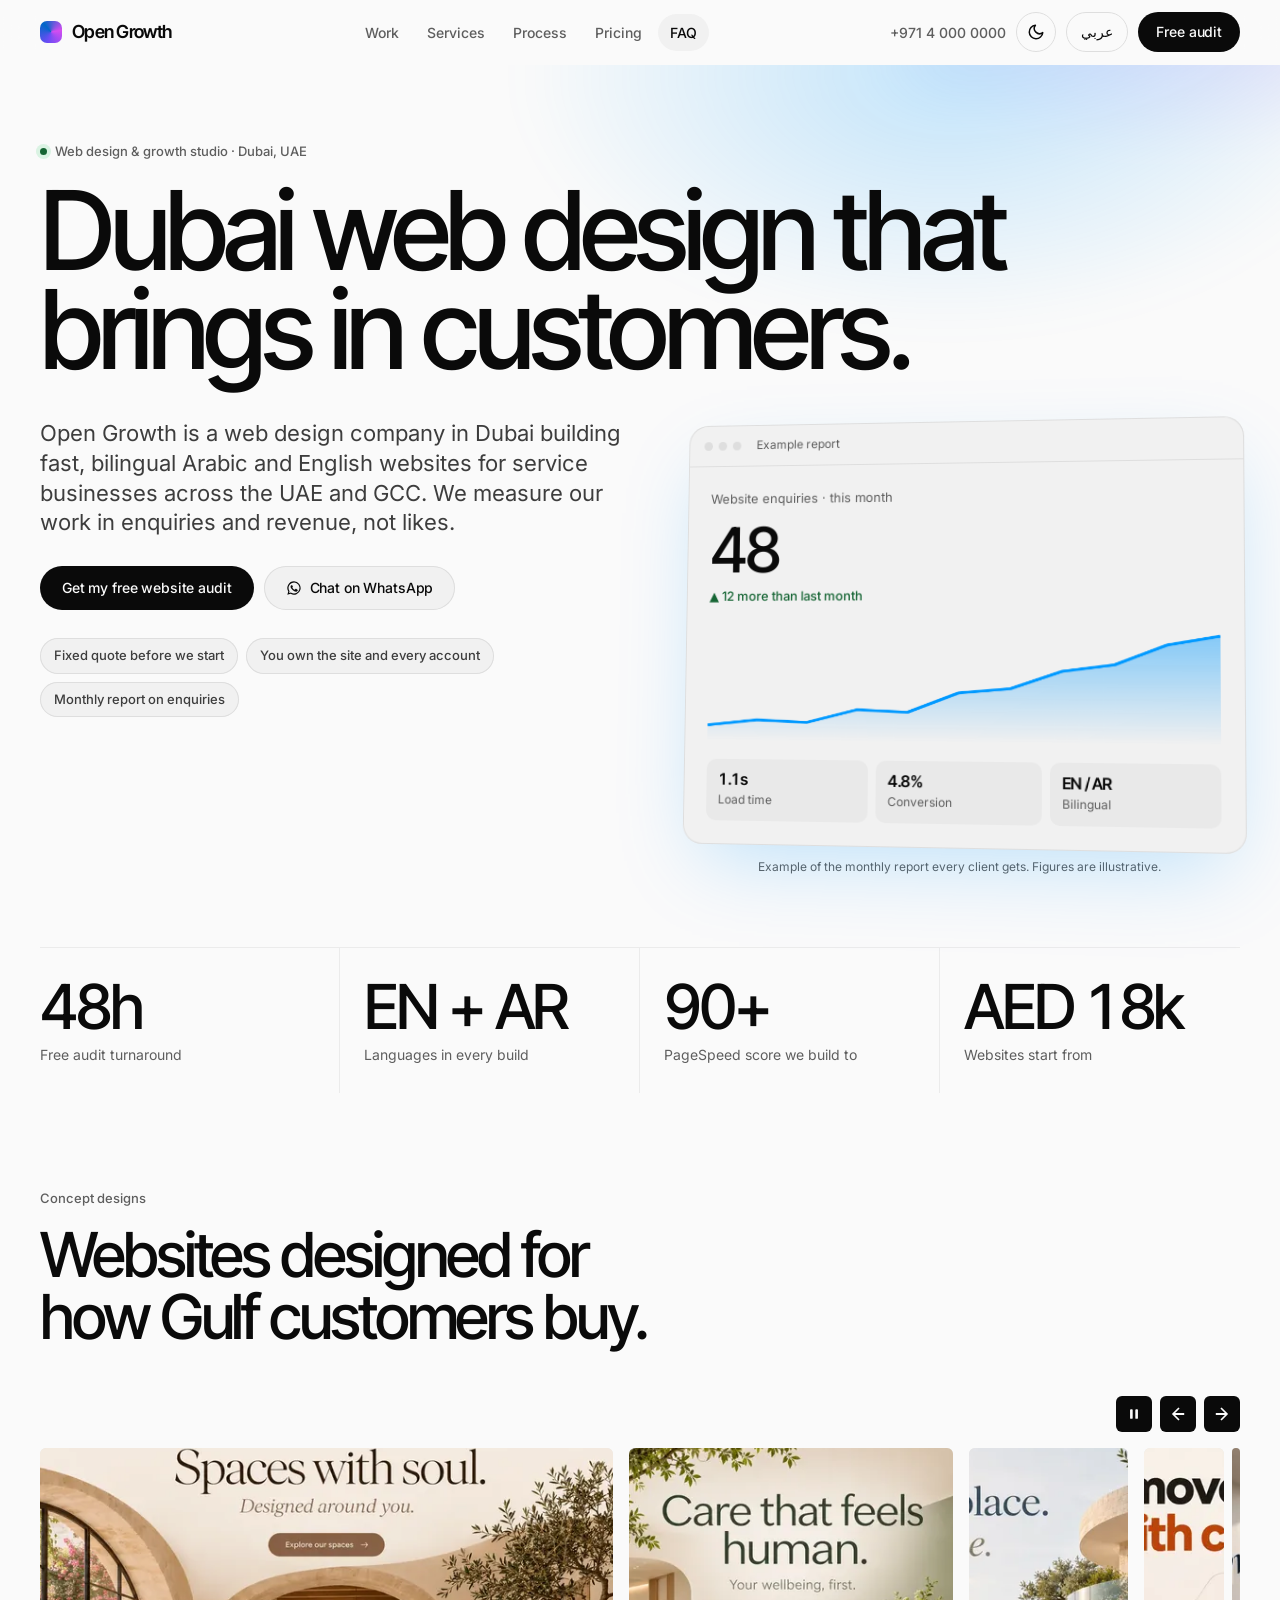
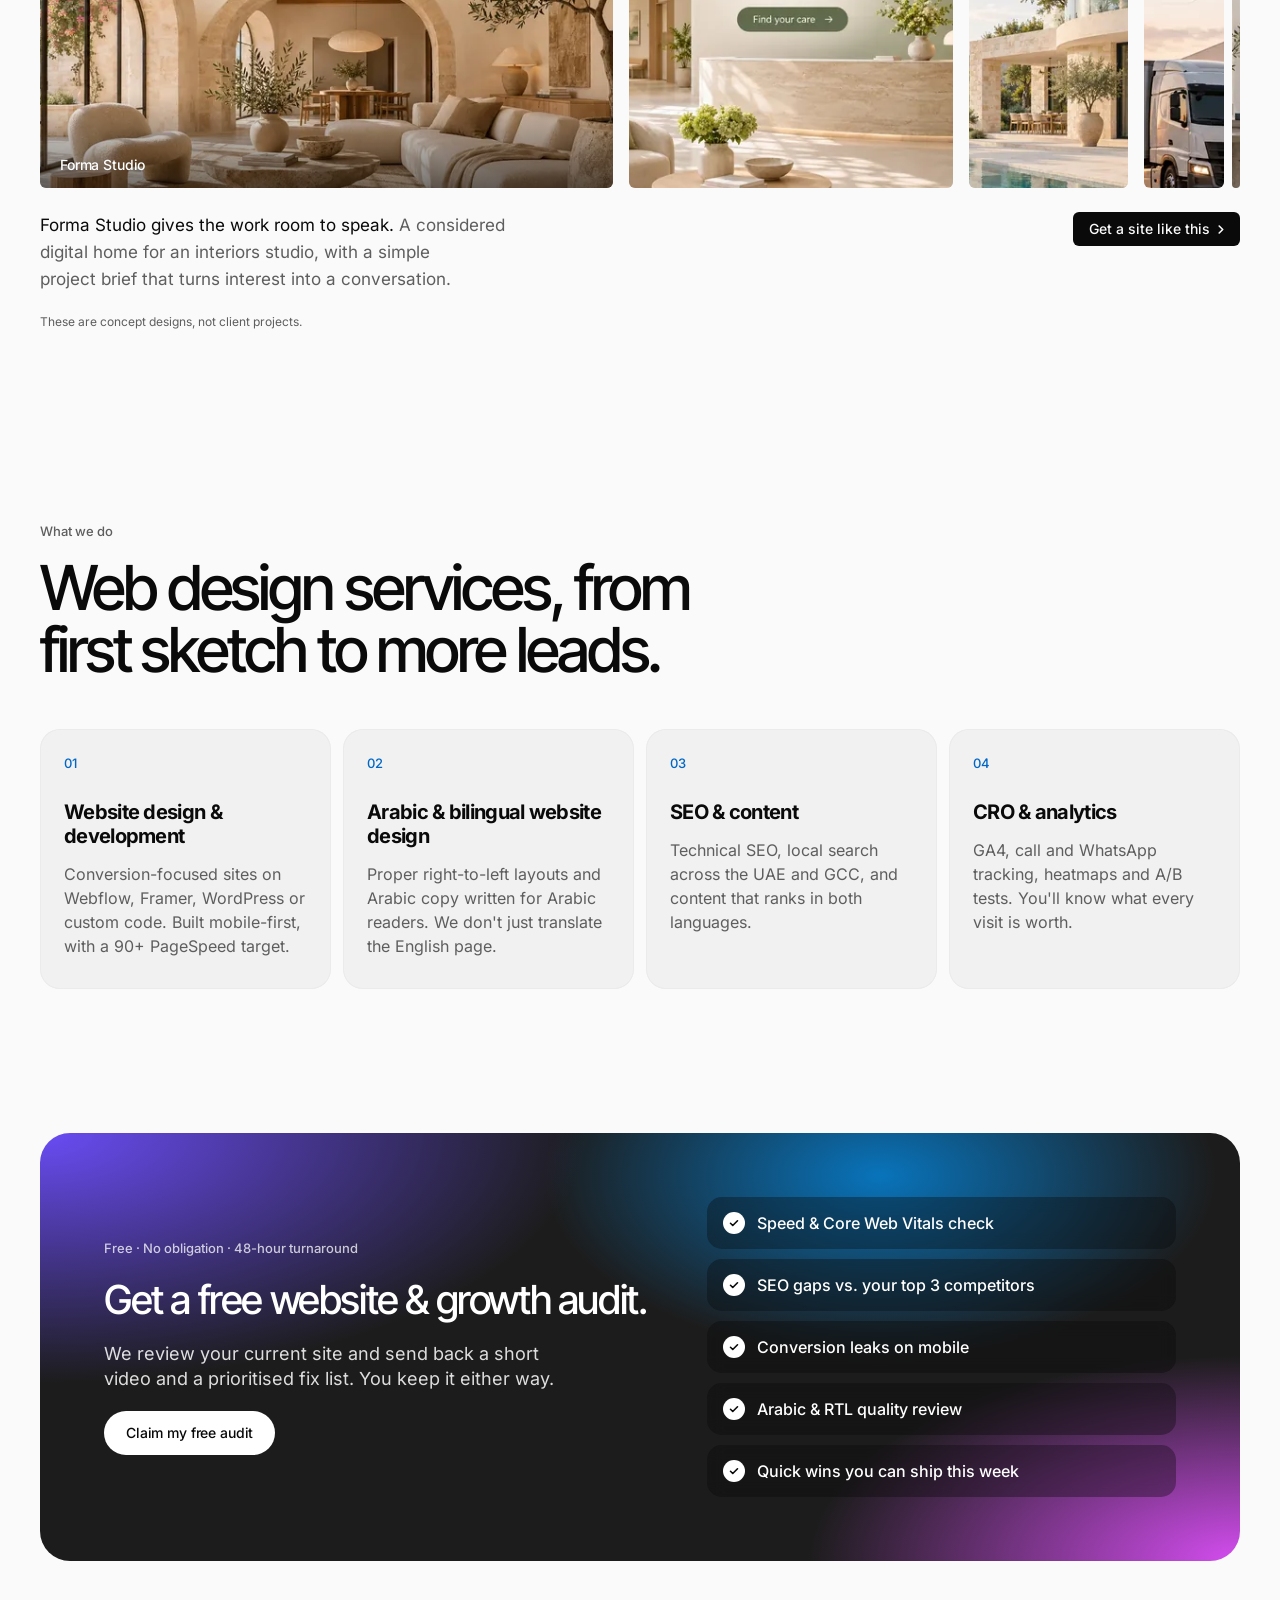
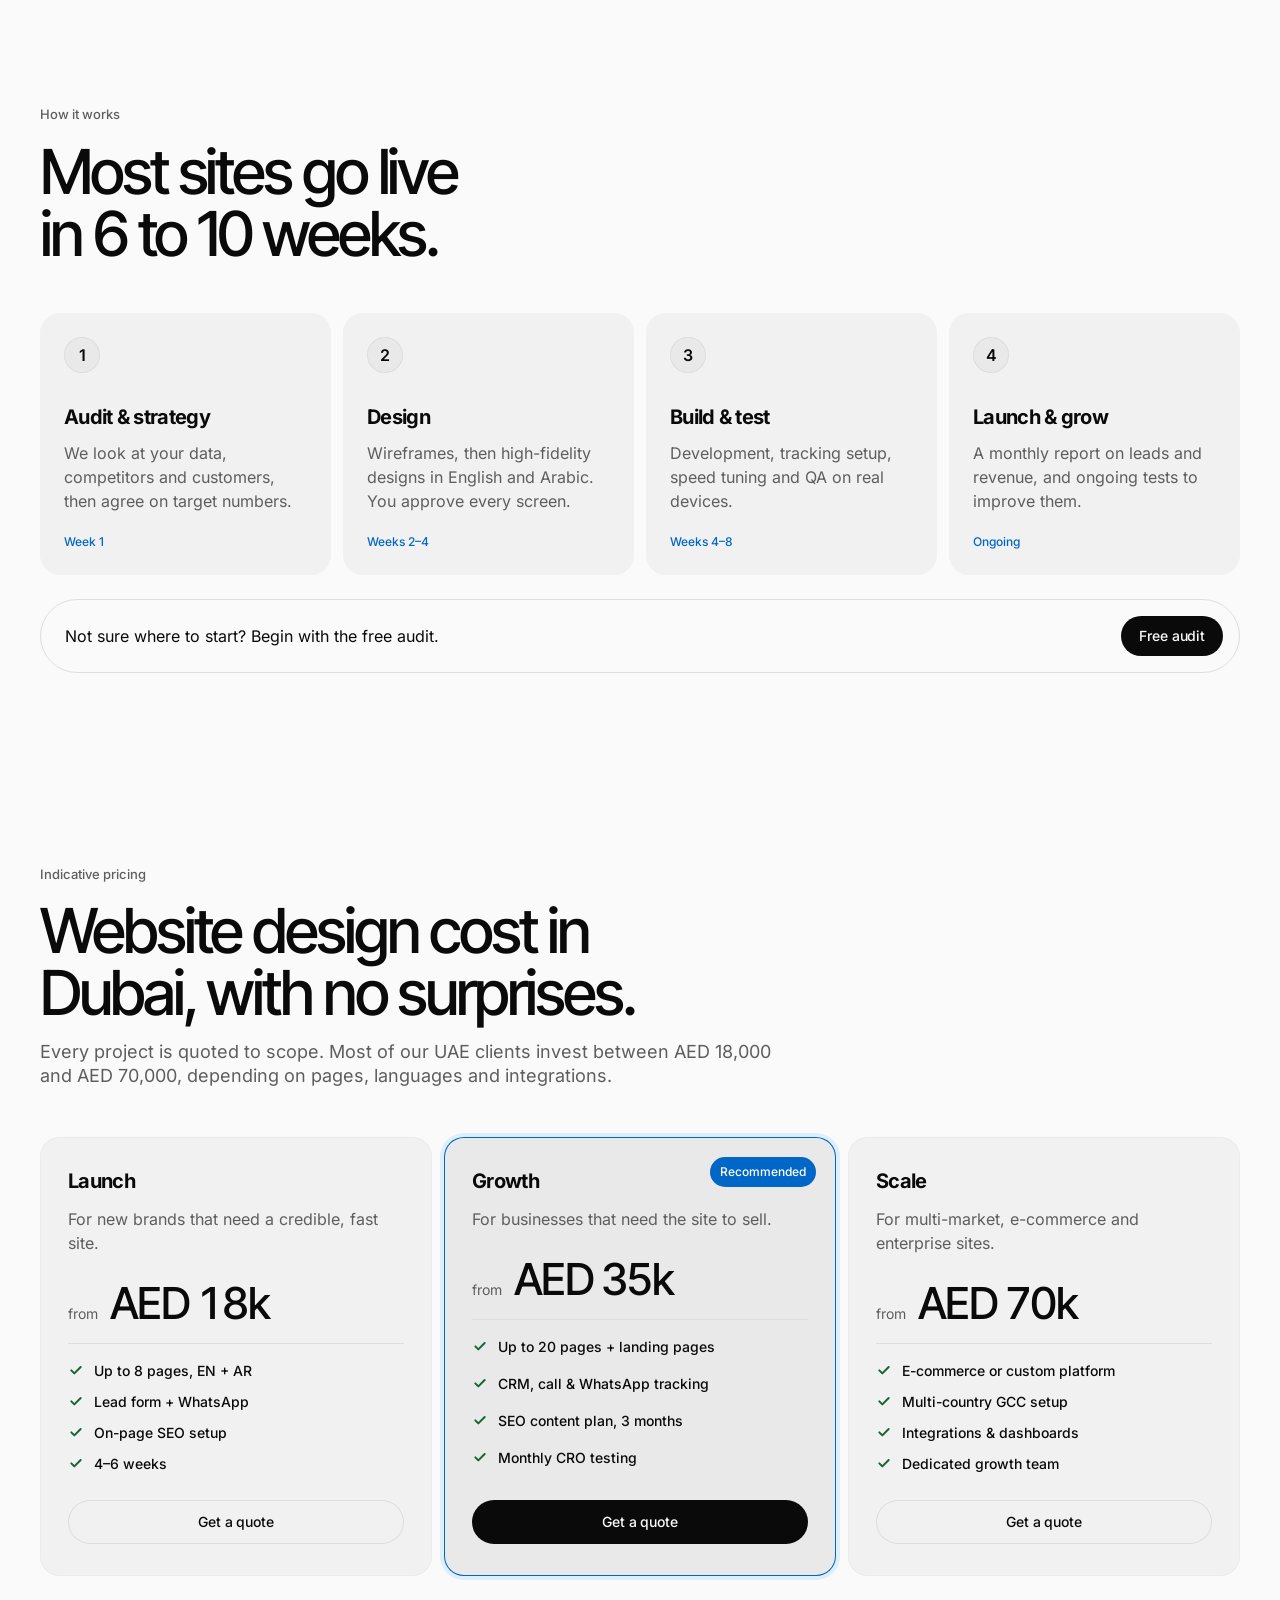
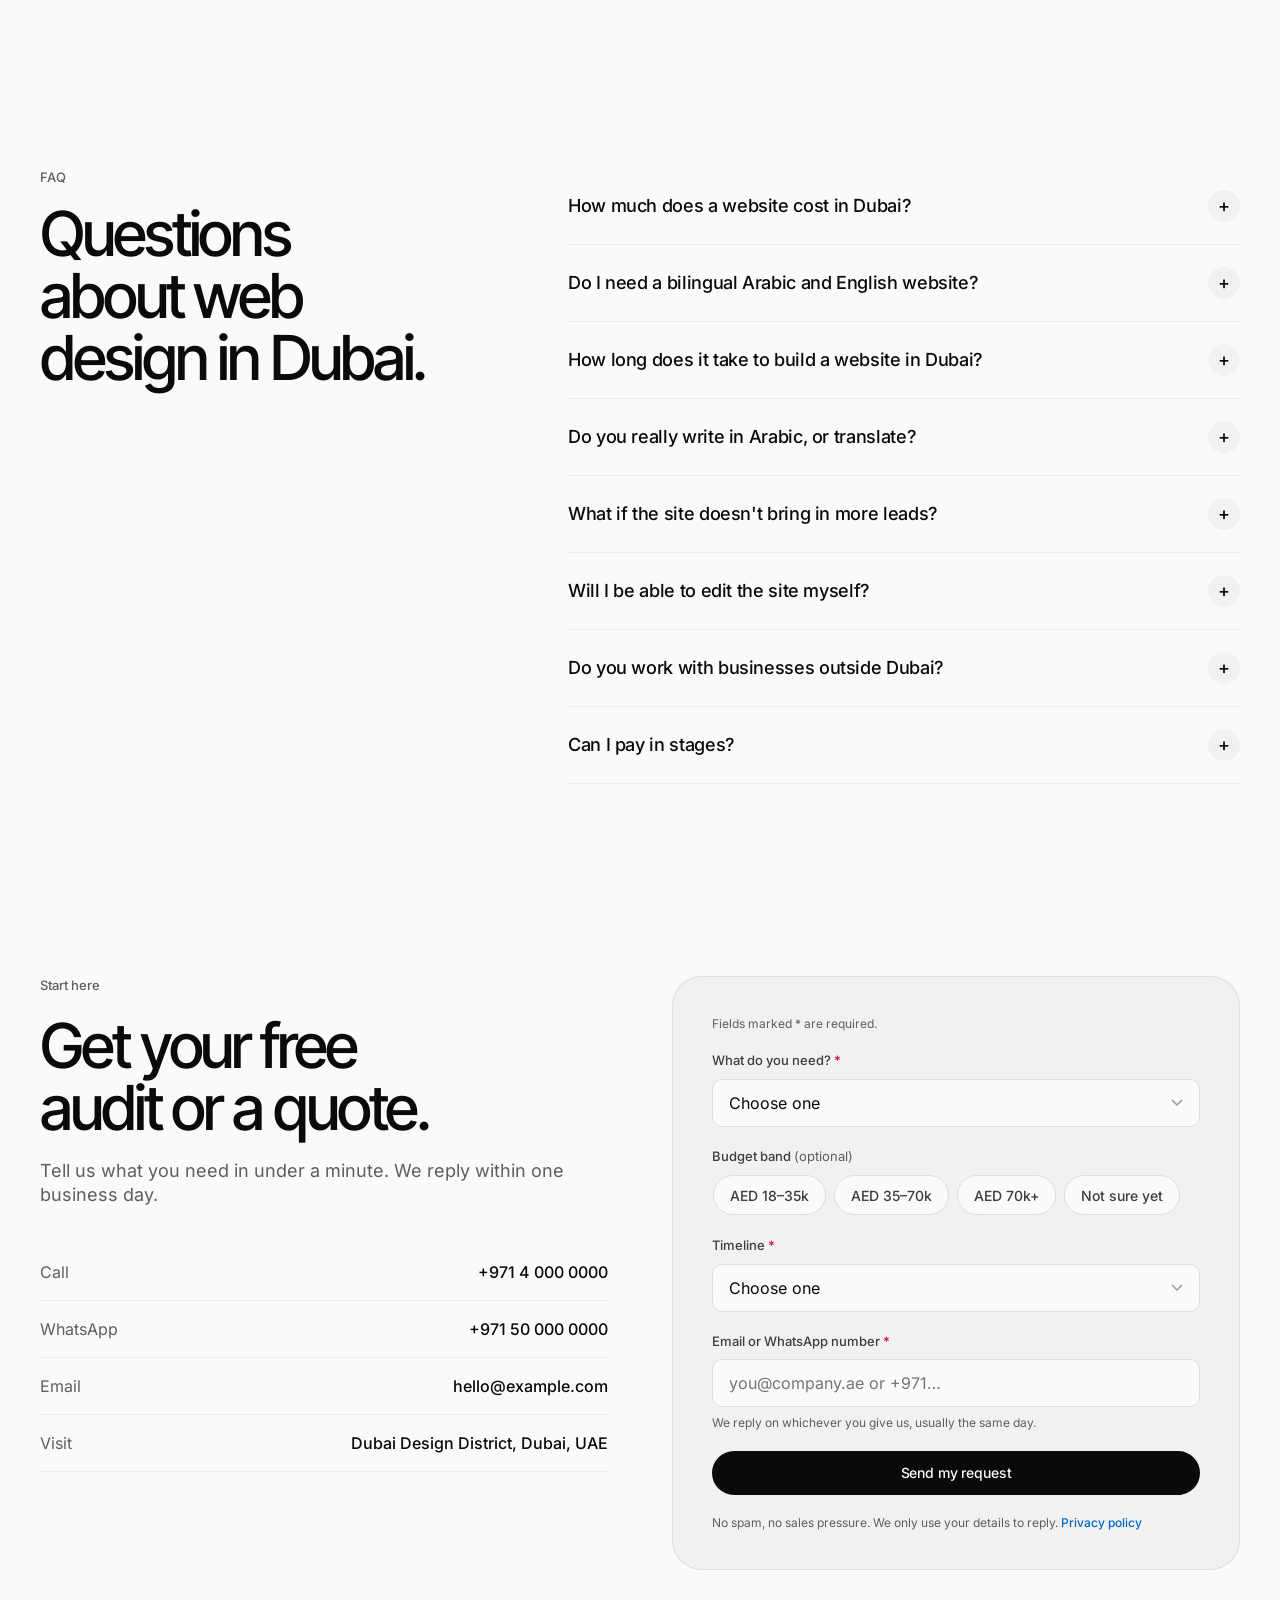
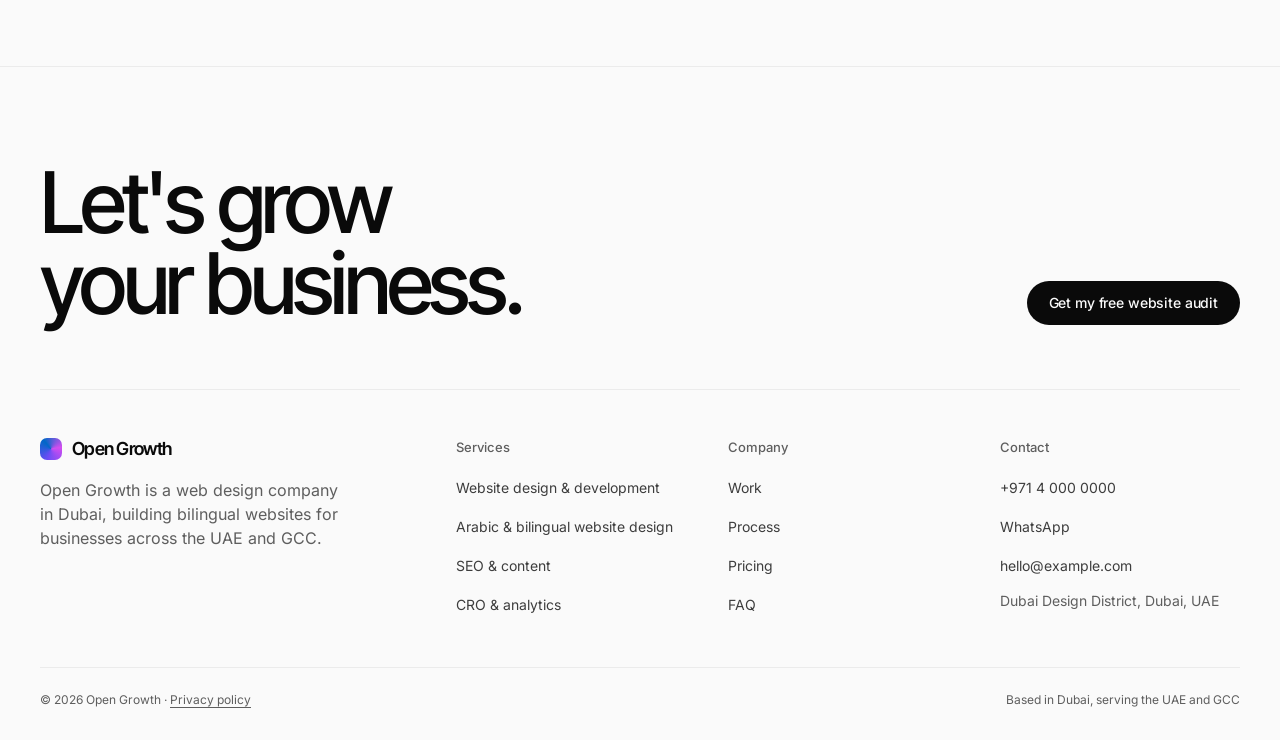
<file: index.html>
<!doctype html>
<html lang="en" dir="ltr">
<head>
  <meta charset="utf-8">
  <meta name="viewport" content="width=device-width, initial-scale=1">
  <title>Dubai Web Design Company – Free Site Audit | Open Growth</title>
  <meta name="description" content="Bilingual Arabic and English websites for UAE and GCC businesses, built to turn visitors into enquiries. Prices from AED 18k. Free audit within 48 hours.">
  <meta name="robots" content="index, follow, max-image-preview:large">
  <link rel="canonical" href="https://open-growth-site-psi.vercel.app/">
  <link rel="alternate" hreflang="en" href="https://open-growth-site-psi.vercel.app/">
  <link rel="alternate" hreflang="ar" href="https://open-growth-site-psi.vercel.app/ar/">
  <link rel="alternate" hreflang="x-default" href="https://open-growth-site-psi.vercel.app/">
  <meta property="og:type" content="website">
  <meta property="og:site_name" content="Open Growth">
  <meta property="og:url" content="https://open-growth-site-psi.vercel.app/">
  <meta property="og:title" content="Dubai web design that brings in customers | Open Growth">
  <meta property="og:description" content="Bilingual Arabic and English websites for UAE and GCC businesses, built to turn visitors into enquiries. Prices from AED 18k. Free audit within 48 hours.">
  <meta property="og:image" content="https://open-growth-site-psi.vercel.app/og-image.png">
  <meta property="og:image:width" content="1200">
  <meta property="og:image:height" content="630">
  <meta property="og:image:alt" content="Open Growth: Dubai web design that brings in customers">
  <meta property="og:locale" content="en_AE">
  <meta property="og:locale:alternate" content="ar_AE">
  <meta name="twitter:card" content="summary_large_image">
  <meta name="twitter:title" content="Dubai web design that brings in customers | Open Growth">
  <meta name="twitter:description" content="Bilingual Arabic and English websites for UAE and GCC businesses, built to turn visitors into enquiries. Prices from AED 18k. Free audit within 48 hours.">
  <meta name="twitter:image" content="https://open-growth-site-psi.vercel.app/og-image.png">
  <link rel="icon" href="/favicon.svg" type="image/svg+xml">
  <meta name="theme-color" content="#090909">
  <meta name="color-scheme" content="dark light">
  <script>document.documentElement.classList.add("js")</script>
  <script>try{var t=localStorage.getItem("theme");if(t)document.documentElement.setAttribute("data-theme",t)}catch(e){}</script>

  <!-- Fonts are self-hosted (no render-blocking third-party CSS) -->
  <link rel="preload" href="/fonts/inter-tight-latin.woff2" as="font" type="font/woff2" crossorigin>
  <link rel="preload" href="/fonts/inter-latin.woff2" as="font" type="font/woff2" crossorigin>
  <!-- Analytics: put a GA4 measurement ID here (e.g. G-XXXXXXX) to start tracking; empty = no tracking -->
  <meta name="ga4-id" content="">
  <link rel="stylesheet" href="/styles.css">

  <script type="application/ld+json">
  {
    "@context": "https://schema.org",
    "@graph": [
      {
        "@type": "ProfessionalService",
        "@id": "https://open-growth-site-psi.vercel.app/#business",
        "name": "Open Growth",
        "alternateName": "أوبن جروث",
        "description": "Web design company in Dubai that builds bilingual Arabic and English websites for service businesses across the UAE and GCC.",
        "url": "https://open-growth-site-psi.vercel.app/",
        "image": "https://open-growth-site-psi.vercel.app/og-image.png",
        "logo": "https://open-growth-site-psi.vercel.app/og-image.png",
        "telephone": "+971-4-000-0000",
        "email": "hello@example.com",
        "priceRange": "AED 18,000 – AED 70,000+",
        "currenciesAccepted": "AED",
        "address": {
          "@type": "PostalAddress",
          "streetAddress": "Dubai Design District",
          "addressLocality": "Dubai",
          "addressRegion": "Dubai",
          "addressCountry": "AE"
        },
        "areaServed": [
          {
            "@type": "City",
            "name": "Dubai"
          },
          {
            "@type": "City",
            "name": "Abu Dhabi"
          },
          {
            "@type": "City",
            "name": "Sharjah"
          },
          {
            "@type": "Country",
            "name": "United Arab Emirates"
          },
          {
            "@type": "Country",
            "name": "Saudi Arabia"
          },
          {
            "@type": "Country",
            "name": "Qatar"
          },
          {
            "@type": "Country",
            "name": "Kuwait"
          },
          {
            "@type": "Country",
            "name": "Bahrain"
          },
          {
            "@type": "Country",
            "name": "Oman"
          }
        ],
        "knowsLanguage": [
          "en",
          "ar"
        ],
        "hasOfferCatalog": {
          "@type": "OfferCatalog",
          "name": "Web design services",
          "itemListElement": [
            {
              "@type": "Offer",
              "itemOffered": {
                "@type": "Service",
                "name": "Launch website (up to 8 pages, English and Arabic)",
                "serviceType": "Website design and development"
              },
              "priceSpecification": {
                "@type": "PriceSpecification",
                "minPrice": 18000,
                "priceCurrency": "AED"
              }
            },
            {
              "@type": "Offer",
              "itemOffered": {
                "@type": "Service",
                "name": "Growth website with CRM, call and WhatsApp tracking",
                "serviceType": "Website design and development"
              },
              "priceSpecification": {
                "@type": "PriceSpecification",
                "minPrice": 35000,
                "priceCurrency": "AED"
              }
            },
            {
              "@type": "Offer",
              "itemOffered": {
                "@type": "Service",
                "name": "Scale: e-commerce and multi-market GCC websites",
                "serviceType": "Website design and development"
              },
              "priceSpecification": {
                "@type": "PriceSpecification",
                "minPrice": 70000,
                "priceCurrency": "AED"
              }
            },
            {
              "@type": "Offer",
              "itemOffered": {
                "@type": "Service",
                "name": "Arabic and bilingual website design"
              }
            },
            {
              "@type": "Offer",
              "itemOffered": {
                "@type": "Service",
                "name": "SEO and content for the UAE and GCC"
              }
            },
            {
              "@type": "Offer",
              "itemOffered": {
                "@type": "Service",
                "name": "Conversion rate optimisation and analytics"
              }
            },
            {
              "@type": "Offer",
              "itemOffered": {
                "@type": "Service",
                "name": "Free website and growth audit"
              },
              "price": 0,
              "priceCurrency": "AED"
            }
          ]
        }
      },
      {
        "@type": "WebSite",
        "@id": "https://open-growth-site-psi.vercel.app/#website",
        "url": "https://open-growth-site-psi.vercel.app/",
        "name": "Open Growth",
        "inLanguage": [
          "en",
          "ar"
        ],
        "publisher": {
          "@id": "https://open-growth-site-psi.vercel.app/#business"
        }
      },
      {"@type":"WebPage","@id":"https://open-growth-site-psi.vercel.app/#webpage","url":"https://open-growth-site-psi.vercel.app/","name":"Dubai Web Design Company – Free Site Audit | Open Growth","description":"Bilingual Arabic and English websites for UAE and GCC businesses, built to turn visitors into enquiries. Prices from AED 18k. Free audit within 48 hours.","inLanguage":"en","isPartOf":{"@id":"https://open-growth-site-psi.vercel.app/#website"},"about":{"@id":"https://open-growth-site-psi.vercel.app/#business"},"primaryImageOfPage":"https://open-growth-site-psi.vercel.app/og-image.png"}
    ]
  }
  </script>
</head>
<body>
  <a class="skip" href="#main" data-i18n="skip">Skip to content</a>

  <!-- ================= NAV ================= -->
  <header class="nav" id="top">
    <div class="wrap nav__inner">
      <a href="#top" class="logo" aria-label="Open Growth home">
        <span class="logo__mark" aria-hidden="true"></span>
        <span>Open Growth</span>
      </a>

      <nav class="nav__links" aria-label="Primary">
        <a href="#work" data-i18n="nav.work">Work</a>
        <a href="#services" data-i18n="nav.services">Services</a>
        <a href="#process" data-i18n="nav.process">Process</a>
        <a href="#pricing" data-i18n="nav.pricing">Pricing</a>
        <a href="#faq" data-i18n="nav.faq">FAQ</a>
      </nav>

      <div class="nav__actions">
        <a class="nav__phone" href="tel:+97140000000" data-track="phone_nav">+971 4 000 0000</a>
        <button class="theme-btn" type="button" id="themeToggle" aria-label="Switch to light theme">
          <svg class="i-sun" width="18" height="18" viewBox="0 0 24 24" fill="none" stroke="currentColor" stroke-width="2" stroke-linecap="round" aria-hidden="true"><circle cx="12" cy="12" r="4"/><path d="M12 2v2M12 20v2M4.9 4.9l1.4 1.4M17.7 17.7l1.4 1.4M2 12h2M20 12h2M4.9 19.1l1.4-1.4M17.7 6.3l1.4-1.4"/></svg>
          <svg class="i-moon" width="18" height="18" viewBox="0 0 24 24" fill="none" stroke="currentColor" stroke-width="2" stroke-linecap="round" stroke-linejoin="round" aria-hidden="true"><path d="M21 12.8A9 9 0 1 1 11.2 3a7 7 0 0 0 9.8 9.8Z"/></svg>
        </button>
        <a class="lang" href="/ar/" hreflang="ar" lang="ar" data-track="lang_switch" aria-label="العربية">عربي</a>
        <a class="btn btn--primary btn--sm" href="#contact" data-track="cta_nav" data-i18n="nav.cta">Free audit</a>
        <button class="burger" type="button" id="burger" aria-label="Open menu" aria-expanded="false" aria-controls="mobileMenu">
          <span></span><span></span>
        </button>
      </div>
    </div>
    <div class="mobile-menu" id="mobileMenu" hidden>
      <a class="btn btn--primary btn--block" href="#contact" data-track="cta_mobile_menu" data-i18n="hero.cta1">Get my free website audit</a>
      <a href="#work" data-i18n="nav.work">Work</a>
      <a href="#services" data-i18n="nav.services">Services</a>
      <a href="#process" data-i18n="nav.process">Process</a>
      <a href="#pricing" data-i18n="nav.pricing">Pricing</a>
      <a href="#faq" data-i18n="nav.faq">FAQ</a>
      <a href="tel:+97140000000">+971 4 000 0000</a>
    </div>
  </header>

  <main id="main">

    <!-- ================= HERO ================= -->
    <section class="hero">
      <div class="hero__glow" aria-hidden="true"></div>
      <div class="wrap">
        <!-- First-screen content is never hidden by scroll reveals: the H1 is the LCP element -->
        <p class="eyebrow"><span class="dot"></span><span data-i18n="hero.eyebrow">Web design &amp; growth studio · Dubai, UAE</span></p>

        <h1 class="display-xxl" data-i18n="hero.h1">Dubai web design that brings in customers.</h1>

        <div class="hero__row">
          <div class="hero__copy">
            <p class="subhead" data-i18n="hero.sub">Open Growth is a web design company in Dubai building fast, bilingual Arabic and English websites for service businesses across the UAE and GCC. We measure our work in enquiries and revenue, not likes.</p>

            <div class="hero__ctas">
              <a class="btn btn--primary" href="#contact" data-track="cta_hero" data-i18n="hero.cta1">Get my free website audit</a>
              <a class="btn btn--secondary" href="https://wa.me/971500000000" target="_blank" rel="noopener" data-track="whatsapp_hero">
                <svg width="16" height="16" viewBox="0 0 24 24" aria-hidden="true"><path fill="currentColor" d="M12 2a10 10 0 0 0-8.6 15.1L2 22l5-1.3A10 10 0 1 0 12 2Zm0 18.2a8.2 8.2 0 0 1-4.2-1.2l-.3-.2-3 .8.8-2.9-.2-.3A8.2 8.2 0 1 1 12 20.2Zm4.5-6.1c-.2-.1-1.5-.7-1.7-.8-.2-.1-.4-.1-.6.1l-.8 1c-.1.2-.3.2-.5.1a6.7 6.7 0 0 1-3.3-2.9c-.3-.4.3-.4.7-1.3.1-.2 0-.3 0-.4l-.8-1.8c-.2-.5-.4-.4-.6-.4h-.5a1 1 0 0 0-.7.3 3 3 0 0 0-.9 2.2 5.2 5.2 0 0 0 1.1 2.7 11.8 11.8 0 0 0 4.5 4c1.7.7 2.3.8 3.2.6a2.7 2.7 0 0 0 1.8-1.2 2.2 2.2 0 0 0 .2-1.2c-.1-.1-.3-.2-.5-.3Z"/></svg>
                <span data-i18n="hero.cta2">Chat on WhatsApp</span>
              </a>
            </div>

            <!-- Promises we can keep from day one. Add real review/partner badges here once you have them. -->
            <ul class="badges" aria-label="What every project includes">
              <li class="badge" data-i18n="promise.1">Fixed quote before we start</li>
              <li class="badge" data-i18n="promise.2">You own the site and every account</li>
              <li class="badge" data-i18n="promise.3">Monthly report on enquiries</li>
            </ul>
          </div>

          <!-- Illustration of the client report. Clearly labelled as an example: no client data. -->
          <figure class="mock-wrap">
          <div class="mock" aria-hidden="true">
            <div class="mock__bar"><i></i><i></i><i></i><span data-i18n="mock.bar">Example report</span></div>
            <div class="mock__body">
              <div class="mock__label" data-i18n="mock.label">Website enquiries · this month</div>
              <div class="mock__value"><span class="count" data-to="48">48</span></div>
              <div class="mock__delta">▲ <span data-i18n="mock.delta">12 more than last month</span></div>
              <svg class="mock__chart" viewBox="0 0 300 110" preserveAspectRatio="none">
                <defs>
                  <linearGradient id="g" x1="0" x2="0" y1="0" y2="1">
                    <stop offset="0" stop-color="#0099ff" stop-opacity=".45"/>
                    <stop offset="1" stop-color="#0099ff" stop-opacity="0"/>
                  </linearGradient>
                </defs>
                <path class="mock__area" d="M0 95 L30 90 L60 92 L90 80 L120 82 L150 64 L180 60 L210 44 L240 38 L270 20 L300 12 L300 110 L0 110Z" fill="url(#g)"/>
                <path class="mock__line" d="M0 95 L30 90 L60 92 L90 80 L120 82 L150 64 L180 60 L210 44 L240 38 L270 20 L300 12" fill="none" stroke="#0099ff" stroke-width="2.5" stroke-linejoin="round"/>
              </svg>
              <div class="mock__kpis">
                <div><b>1.1s</b><span data-i18n="mock.k1">Load time</span></div>
                <div><b>4.8%</b><span data-i18n="mock.k2">Conversion</span></div>
                <div><b>EN / AR</b><span data-i18n="mock.k3">Bilingual</span></div>
              </div>
            </div>
          </div>
          <figcaption class="mock__caption micro muted" data-i18n="mock.cap">Example of the monthly report every client gets. Figures are illustrative.</figcaption>
          </figure>
        </div>

        <!-- Facts about the offer (not track-record claims). Final values are in the HTML so crawlers never read "0" -->
        <dl class="stats">
          <div><dt data-i18n="stats.1">Free audit turnaround</dt><dd><span class="count" data-to="48">48</span>h</dd></div>
          <div><dt data-i18n="stats.2">Languages in every build</dt><dd>EN + AR</dd></div>
          <div><dt data-i18n="stats.3">PageSpeed score we build to</dt><dd><span class="count" data-to="90">90</span>+</dd></div>
          <div><dt data-i18n="stats.4">Websites start from</dt><dd>AED 18k</dd></div>
        </dl>
      </div>
    </section>

    <!-- ================= WORK / CASE STUDIES ================= -->
    <section class="section" id="work">
      <div class="wrap">
        <div class="section__head">
          <p class="eyebrow reveal" data-i18n="work.eyebrow">Concept designs</p>
          <h2 class="display-lg reveal" data-i18n="work.h2">Websites designed for how Gulf customers buy.</h2>
        </div>

        <!-- Concept work: squeeze carousel (vanilla port of 21st.dev @yura carousel-squeeze).
             Add real client case studies (with measured results and dates) below once you have them. -->
        <div class="sq reveal" id="squeeze" aria-roledescription="carousel">
          <div class="sq__controls">
            <button class="sq__arrow sq__play" type="button" id="sqPlay" aria-label="Pause slideshow" aria-pressed="false"><svg class="i-pause" width="14" height="14" viewBox="0 0 16 16" fill="currentColor" aria-hidden="true"><rect x="3.5" y="2.5" width="3" height="11" rx="1"/><rect x="9.5" y="2.5" width="3" height="11" rx="1"/></svg><svg class="i-play" width="14" height="14" viewBox="0 0 16 16" fill="currentColor" aria-hidden="true"><path d="M4.5 2.8v10.4a.8.8 0 0 0 1.2.7l8.3-5.2a.8.8 0 0 0 0-1.4L5.7 2.1a.8.8 0 0 0-1.2.7Z"/></svg></button>
            <button class="sq__arrow" type="button" data-dir="-1" aria-label="Previous website"><svg width="16" height="16" viewBox="0 0 16 16" fill="currentColor" aria-hidden="true"><path d="M9.6 2.6 5.1 7.1h9.1v1.8H5.1l4.5 4.5-1.2 1.2-6-6L1.8 8l.6-.6 6-6 1.2 1.2Z"/></svg></button>
            <button class="sq__arrow" type="button" data-dir="1" aria-label="Next website"><svg width="16" height="16" viewBox="0 0 16 16" fill="currentColor" aria-hidden="true"><path d="M6.4 2.6l4.5 4.5H1.8v1.8h9.1l-4.5 4.5 1.2 1.2 6-6 .6-.6-.6-.6-6-6-1.2 1.2Z"/></svg></button>
          </div>
          <div class="sq__viewport">
            <div class="sq__strip" role="tablist" aria-label="Recent website launches" aria-orientation="horizontal"></div>
          </div>
          <div class="sq__panel" id="sqPanel" role="tabpanel" aria-live="polite">
            <div class="sq__copy"><p><span class="sq__title" data-i18n="sq1.t">Forma Studio gives the work room to speak.</span> <span class="sq__desc" data-i18n="sq1.d">A considered digital home for an interiors studio, with a simple project brief that turns interest into a conversation.</span></p><a class="sq__action" href="#contact" data-track="cta_work_carousel"><span data-i18n="sq.cta">Get a site like this</span><svg width="6" height="9" viewBox="0 0 6 9" fill="none" aria-hidden="true"><path d="M1.2 1 4.7 4.5 1.2 8" stroke="currentColor" stroke-width="1.6" stroke-linecap="round" stroke-linejoin="round"/></svg></a></div>
            <div class="sq__copy"><p><span class="sq__title" data-i18n="sq2.t">Everwell Clinic makes booking feel calm.</span> <span class="sq__desc" data-i18n="sq2.d">Clear treatments, trusted practitioners and an appointment flow that works in English and Arabic on any phone.</span></p><a class="sq__action" href="#contact" data-track="cta_work_carousel"><span data-i18n="sq.cta">Get a site like this</span><svg width="6" height="9" viewBox="0 0 6 9" fill="none" aria-hidden="true"><path d="M1.2 1 4.7 4.5 1.2 8" stroke="currentColor" stroke-width="1.6" stroke-linecap="round" stroke-linejoin="round"/></svg></a></div>
            <div class="sq__copy"><p><span class="sq__title" data-i18n="sq3.t">Haven Properties turns browsing into viewings.</span> <span class="sq__desc" data-i18n="sq3.d">Fast listings, area guides buyers actually read, and WhatsApp enquiries routed to the right agent.</span></p><a class="sq__action" href="#contact" data-track="cta_work_carousel"><span data-i18n="sq.cta">Get a site like this</span><svg width="6" height="9" viewBox="0 0 6 9" fill="none" aria-hidden="true"><path d="M1.2 1 4.7 4.5 1.2 8" stroke="currentColor" stroke-width="1.6" stroke-linecap="round" stroke-linejoin="round"/></svg></a></div>
            <div class="sq__copy"><p><span class="sq__title" data-i18n="sq4.t">Waypoint Logistics answers the buyer's questions first.</span> <span class="sq__desc" data-i18n="sq4.d">Search-ready pages for every route and a quote request that captures what the sales team needs.</span></p><a class="sq__action" href="#contact" data-track="cta_work_carousel"><span data-i18n="sq.cta">Get a site like this</span><svg width="6" height="9" viewBox="0 0 6 9" fill="none" aria-hidden="true"><path d="M1.2 1 4.7 4.5 1.2 8" stroke="currentColor" stroke-width="1.6" stroke-linecap="round" stroke-linejoin="round"/></svg></a></div>
            <div class="sq__copy"><p><span class="sq__title" data-i18n="sq5.t">North Advisory earns trust before the first call.</span> <span class="sq__desc" data-i18n="sq5.d">Senior expertise presented plainly, insight articles that rank, and a consultation request in three fields.</span></p><a class="sq__action" href="#contact" data-track="cta_work_carousel"><span data-i18n="sq.cta">Get a site like this</span><svg width="6" height="9" viewBox="0 0 6 9" fill="none" aria-hidden="true"><path d="M1.2 1 4.7 4.5 1.2 8" stroke="currentColor" stroke-width="1.6" stroke-linecap="round" stroke-linejoin="round"/></svg></a></div>
          </div>
          <p class="sq__note micro muted" data-i18n="sq.note">These are concept designs, not client projects.</p>
        </div>

      </div>
    </section>

    <!-- ================= SERVICES ================= -->
    <section class="section" id="services">
      <div class="wrap">
        <div class="section__head">
          <p class="eyebrow reveal" data-i18n="svc.eyebrow">What we do</p>
          <h2 class="display-lg reveal" data-i18n="svc.h2">Web design services, from first sketch to more leads.</h2>
        </div>
        <div class="grid4">
          <div class="card reveal">
            <span class="card__num">01</span>
            <h3 class="headline" data-i18n="svc1.h">Website design &amp; development</h3>
            <p data-i18n="svc1.p">Conversion-focused sites on Webflow, Framer, WordPress or custom code. Built mobile-first, with a 90+ PageSpeed target.</p>
          </div>
          <div class="card reveal">
            <span class="card__num">02</span>
            <h3 class="headline" data-i18n="svc2.h">Arabic &amp; bilingual website design</h3>
            <p data-i18n="svc2.p">Proper right-to-left layouts and Arabic copy written for Arabic readers. We don't just translate the English page.</p>
          </div>
          <div class="card reveal">
            <span class="card__num">03</span>
            <h3 class="headline" data-i18n="svc3.h">SEO &amp; content</h3>
            <p data-i18n="svc3.p">Technical SEO, local search across the UAE and GCC, and content that ranks in both languages.</p>
          </div>
          <div class="card reveal">
            <span class="card__num">04</span>
            <h3 class="headline" data-i18n="svc4.h">CRO &amp; analytics</h3>
            <p data-i18n="svc4.p">GA4, call and WhatsApp tracking, heatmaps and A/B tests. You'll know what every visit is worth.</p>
          </div>
        </div>
      </div>
    </section>

    <!-- ================= FREE AUDIT (gradient spotlight card) ================= -->
    <section class="section section--tight">
      <div class="wrap">
        <div class="spotlight spotlight--violet reveal">
          <div class="spotlight__copy">
            <p class="eyebrow eyebrow--light" data-i18n="audit.eyebrow">Free · No obligation · 48-hour turnaround</p>
            <h2 class="display-md" data-i18n="audit.h2">Get a free website &amp; growth audit.</h2>
            <p class="body-lg" data-i18n="audit.p">We review your current site and send back a short video and a prioritised fix list. You keep it either way.</p>
            <a class="btn btn--primary" href="#contact" data-track="cta_audit" data-i18n="audit.cta">Claim my free audit</a>
          </div>
          <ul class="checks">
            <li data-i18n="audit.l1">Speed &amp; Core Web Vitals check</li>
            <li data-i18n="audit.l2">SEO gaps vs. your top 3 competitors</li>
            <li data-i18n="audit.l3">Conversion leaks on mobile</li>
            <li data-i18n="audit.l4">Arabic &amp; RTL quality review</li>
            <li data-i18n="audit.l5">Quick wins you can ship this week</li>
          </ul>
        </div>
      </div>
    </section>

    <!-- ================= PROCESS ================= -->
    <section class="section" id="process">
      <div class="wrap">
        <div class="section__head">
          <p class="eyebrow reveal" data-i18n="proc.eyebrow">How it works</p>
          <h2 class="display-lg reveal" data-i18n="proc.h2">Most sites go live in 6 to 10 weeks.</h2>
        </div>
        <ol class="steps">
          <li class="step reveal"><span class="step__n">1</span><h3 class="headline" data-i18n="p1.h">Audit &amp; strategy</h3><p data-i18n="p1.p">We look at your data, competitors and customers, then agree on target numbers.</p><span class="step__t" data-i18n="p1.t">Week 1</span></li>
          <li class="step reveal"><span class="step__n">2</span><h3 class="headline" data-i18n="p2.h">Design</h3><p data-i18n="p2.p">Wireframes, then high-fidelity designs in English and Arabic. You approve every screen.</p><span class="step__t" data-i18n="p2.t">Weeks 2–4</span></li>
          <li class="step reveal"><span class="step__n">3</span><h3 class="headline" data-i18n="p3.h">Build &amp; test</h3><p data-i18n="p3.p">Development, tracking setup, speed tuning and QA on real devices.</p><span class="step__t" data-i18n="p3.t">Weeks 4–8</span></li>
          <li class="step reveal"><span class="step__n">4</span><h3 class="headline" data-i18n="p4.h">Launch &amp; grow</h3><p data-i18n="p4.p">A monthly report on leads and revenue, and ongoing tests to improve them.</p><span class="step__t" data-i18n="p4.t">Ongoing</span></li>
        </ol>
        <div class="inline-cta reveal">
          <p data-i18n="proc.cta.p">Not sure where to start? Begin with the free audit.</p>
          <a class="btn btn--primary btn--sm" href="#contact" data-track="cta_process" data-i18n="nav.cta">Free audit</a>
        </div>
      </div>
    </section>

    <!-- ================= PRICING ================= -->
    <section class="section" id="pricing">
      <div class="wrap">
        <div class="section__head">
          <p class="eyebrow reveal" data-i18n="price.eyebrow">Indicative pricing</p>
          <h2 class="display-lg reveal" data-i18n="price.h2">Website design cost in Dubai, with no surprises.</h2>
          <p class="body-lg muted reveal" data-i18n="price.sub">Every project is quoted to scope. Most of our UAE clients invest between AED 18,000 and AED 70,000, depending on pages, languages and integrations.</p>
        </div>
        <div class="plans">
          <div class="plan reveal">
            <h3 class="headline" data-i18n="plan1.h">Launch</h3>
            <p class="muted" data-i18n="plan1.d">For new brands that need a credible, fast site.</p>
            <div class="plan__price"><small data-i18n="from">from</small> AED 18k</div>
            <ul class="ticks">
              <li data-i18n="plan1.l1">Up to 8 pages, EN + AR</li>
              <li data-i18n="plan1.l2">Lead form + WhatsApp</li>
              <li data-i18n="plan1.l3">On-page SEO setup</li>
              <li data-i18n="plan1.l4">4–6 weeks</li>
            </ul>
            <a class="btn btn--secondary btn--block" href="#contact" data-track="cta_plan_launch" data-need="new-website" data-i18n="plan.cta">Get a quote</a>
          </div>
          <div class="plan plan--featured reveal">
            <span class="plan__tag" data-i18n="plan2.tag">Recommended</span>
            <h3 class="headline" data-i18n="plan2.h">Growth</h3>
            <p class="muted" data-i18n="plan2.d">For businesses that need the site to sell.</p>
            <div class="plan__price"><small data-i18n="from">from</small> AED 35k</div>
            <ul class="ticks">
              <li data-i18n="plan2.l1">Up to 20 pages + landing pages</li>
              <li data-i18n="plan2.l2">CRM, call &amp; WhatsApp tracking</li>
              <li data-i18n="plan2.l3">SEO content plan, 3 months</li>
              <li data-i18n="plan2.l4">Monthly CRO testing</li>
            </ul>
            <a class="btn btn--primary btn--block" href="#contact" data-track="cta_plan_growth" data-need="new-website" data-i18n="plan.cta">Get a quote</a>
          </div>
          <div class="plan reveal">
            <h3 class="headline" data-i18n="plan3.h">Scale</h3>
            <p class="muted" data-i18n="plan3.d">For multi-market, e-commerce and enterprise sites.</p>
            <div class="plan__price"><small data-i18n="from">from</small> AED 70k</div>
            <ul class="ticks">
              <li data-i18n="plan3.l1">E-commerce or custom platform</li>
              <li data-i18n="plan3.l2">Multi-country GCC setup</li>
              <li data-i18n="plan3.l3">Integrations &amp; dashboards</li>
              <li data-i18n="plan3.l4">Dedicated growth team</li>
            </ul>
            <a class="btn btn--secondary btn--block" href="#contact" data-track="cta_plan_scale" data-need="ecommerce" data-i18n="plan.cta">Get a quote</a>
          </div>
        </div>
      </div>
    </section>

    <!-- ================= WHO YOU WORK WITH (fill in, then remove the comment markers) =================
    <section class="section section--tight" id="team">
      <div class="wrap">
        <div class="person reveal">
          <img class="person__photo" src="/team/founder.webp" alt="[Founder name], founder of Open Growth" width="160" height="160" loading="lazy">
          <div>
            <p class="eyebrow">Who you will work with</p>
            <h2 class="display-md">[Founder name], founder</h2>
            <p class="body-lg muted">[Two or three true sentences: years of experience, industries, one thing you are proud of. Link to LinkedIn.]</p>
          </div>
        </div>
      </div>
    </section>
    Add real testimonials here too: full name, role, company, with their written permission.
    -->

    <!-- ================= FAQ / OBJECTIONS ================= -->
    <section class="section" id="faq">
      <div class="wrap faq-wrap">
        <div class="section__head">
          <p class="eyebrow reveal" data-i18n="faq.eyebrow">FAQ</p>
          <h2 class="display-lg reveal" data-i18n="faq.h2">Questions about web design in Dubai.</h2>
        </div>
        <div class="faq">
          <details class="reveal"><summary data-i18n="f0.q">How much does a website cost in Dubai?</summary><p data-i18n="f0.a">It depends on scope. Template sites in Dubai can start under AED 5,000, while custom business websites from established agencies usually run from AED 15,000 to AED 50,000 or more. Our bilingual builds start at AED 18,000 for up to 8 pages, AED 35,000 for sites with CRM and lead tracking, and AED 70,000 for e-commerce and multi-market GCC sites.</p></details>
          <details class="reveal"><summary data-i18n="f7.q">Do I need a bilingual Arabic and English website?</summary><p data-i18n="f7.a">If any of your customers prefer Arabic, yes. Arabic is the official language of the UAE and many Gulf buyers search in Arabic first. A properly built Arabic version, on its own web address, lets you appear in those searches and makes Arabic-speaking visitors more likely to enquire.</p></details>
          <details class="reveal"><summary data-i18n="f1.q">How long does it take to build a website in Dubai?</summary><p data-i18n="f1.a">Most projects go live in 6 to 10 weeks, and smaller Launch sites in 4 to 6. We agree a fixed timeline in your proposal before we start.</p></details>
          <details class="reveal"><summary data-i18n="f2.q">Do you really write in Arabic, or translate?</summary><p data-i18n="f2.a">Arabic copy is written for Arabic readers, not machine-translated, and a native speaker reviews it before launch. We also design the right-to-left layout on its own instead of mirroring the English one.</p></details>
          <details class="reveal"><summary data-i18n="f3.q">What if the site doesn't bring in more leads?</summary><p data-i18n="f3.a">We agree target numbers in week 1 and report against them every month. If results lag, the report shows what we think is holding them back and what we will change next.</p></details>
          <details class="reveal"><summary data-i18n="f4.q">Will I be able to edit the site myself?</summary><p data-i18n="f4.a">Yes. Every site comes with an easy-to-use CMS and a handover session, so your team can update pages without us.</p></details>
          <details class="reveal"><summary data-i18n="f5.q">Do you work with businesses outside Dubai?</summary><p data-i18n="f5.a">Yes. We are based in Dubai and work remotely with businesses across the UAE and the wider GCC.</p></details>
          <details class="reveal"><summary data-i18n="f6.q">Can I pay in stages?</summary><p data-i18n="f6.a">Yes. Payments are split into milestones, which we agree in your proposal before any work starts.</p></details>
        </div>
      </div>
    </section>

    <!-- ================= CONTACT / LEAD FORM ================= -->
    <section class="section" id="contact">
      <div class="wrap contact">
        <div class="contact__copy">
          <p class="eyebrow reveal" data-i18n="ct.eyebrow">Start here</p>
          <h2 class="display-lg reveal" data-i18n="ct.h2">Get your free audit or a quote.</h2>
          <p class="body-lg muted reveal" data-i18n="ct.p">Tell us what you need in under a minute. We reply within one business day.</p>
          <ul class="contact__direct reveal">
            <li><span data-i18n="ct.call">Call</span><a href="tel:+97140000000" data-track="phone_contact">+971 4 000 0000</a></li>
            <li><span>WhatsApp</span><a href="https://wa.me/971500000000" target="_blank" rel="noopener" data-track="whatsapp_contact">+971 50 000 0000</a></li>
            <li><span data-i18n="ct.email">Email</span><a href="mailto:hello@example.com">hello@example.com</a></li>
            <li><span data-i18n="ct.visit">Visit</span><span data-i18n="ct.addr">Dubai Design District, Dubai, UAE</span></li>
          </ul>
        </div>

        <!-- Posts to /api/lead (Vercel function). Set WEB3FORMS_KEY or LEAD_WEBHOOK_URL in Vercel to receive leads. -->
        <form class="form reveal" id="leadForm" action="/api/lead/" method="post" novalidate>
          <p class="micro muted" data-i18n="fm.req">Fields marked * are required.</p>
          <p class="form__fail" role="alert" tabindex="-1" hidden data-i18n="fm.fail">We couldn't send your request. Check your connection and try again, or message us on WhatsApp.</p>
          <div class="field">
            <label for="need"><span data-i18n="fm.need">What do you need?</span> <span class="req" aria-hidden="true">*</span></label>
            <select id="need" name="need" required>
              <option value="" data-i18n="fm.choose">Choose one</option>
              <option value="audit" data-i18n="fm.need0">A free audit of my current site</option>
              <option value="new-website" data-i18n="fm.need1">A new website</option>
              <option value="redesign" data-i18n="fm.need2">Redesign of my current site</option>
              <option value="seo-growth" data-i18n="fm.need3">More leads from my current site</option>
              <option value="ecommerce" data-i18n="fm.need4">E-commerce store</option>
            </select>
            <p class="field__error" id="needError" hidden data-i18n="fm.err.need">Choose what you need so we can reply with the right next step.</p>
          </div>
          <fieldset class="field">
            <legend><span data-i18n="fm.budget">Budget band</span> <span class="opt" data-i18n="fm.opt">(optional)</span></legend>
            <div class="chips">
              <label class="chip"><input type="radio" name="budget" value="18-35k"><span>AED 18–35k</span></label>
              <label class="chip"><input type="radio" name="budget" value="35-70k"><span>AED 35–70k</span></label>
              <label class="chip"><input type="radio" name="budget" value="70k+"><span>AED 70k+</span></label>
              <label class="chip"><input type="radio" name="budget" value="unsure"><span data-i18n="fm.unsure">Not sure yet</span></label>
            </div>
          </fieldset>
          <div class="field">
            <label for="timeline"><span data-i18n="fm.time">Timeline</span> <span class="req" aria-hidden="true">*</span></label>
            <select id="timeline" name="timeline" required>
              <option value="" data-i18n="fm.choose">Choose one</option>
              <option value="asap" data-i18n="fm.t1">As soon as possible</option>
              <option value="1-3m" data-i18n="fm.t2">In 1–3 months</option>
              <option value="exploring" data-i18n="fm.t3">Just exploring</option>
            </select>
            <p class="field__error" id="timelineError" hidden data-i18n="fm.err.time">Choose a timeline so we can plan the work.</p>
          </div>
          <div class="field">
            <label for="contactField"><span data-i18n="fm.contact">Email or WhatsApp number</span> <span class="req" aria-hidden="true">*</span></label>
            <input id="contactField" name="contact" type="text" autocomplete="email" autocapitalize="off" spellcheck="false" required aria-describedby="contactHelp" data-describedby="contactHelp" data-i18n-ph="fm.ph" placeholder="you@company.ae or +971…">
            <p class="field__help micro muted" id="contactHelp" data-i18n="fm.help">We reply on whichever you give us, usually the same day.</p>
            <p class="field__error" id="contactError" hidden data-i18n="fm.err.contact">Enter an email like you@company.ae or a phone number with at least 8 digits.</p>
          </div>
          <button class="btn btn--primary btn--block" type="submit" data-track="form_submit"><span class="btn__spin" aria-hidden="true"></span><span data-i18n="fm.submit">Send my request</span></button>
          <!-- Spam trap: real visitors never see or fill this -->
          <div class="hp" aria-hidden="true"><label for="hpField">Leave this empty</label><input id="hpField" name="company_website" type="text" tabindex="-1" autocomplete="off"></div>
          <p class="micro muted"><span data-i18n="fm.note">No spam, no sales pressure. We only use your details to reply.</span> <a class="link" href="/privacy/" data-i18n="fm.privacy">Privacy policy</a></p>
          <div class="form__ok" role="status" tabindex="-1" hidden>
            <strong data-i18n="fm.ok.h">Thanks. We're on it.</strong>
            <span data-i18n="fm.ok.p">We'll be in touch within one business day.</span>
            <button class="btn btn--secondary btn--sm" type="button" id="formReset" data-i18n="fm.again">Send another request</button>
          </div>
        </form>
      </div>
    </section>
  </main>

  <!-- ================= FOOTER ================= -->
  <footer class="footer">
    <div class="wrap">
      <div class="footer__cta">
        <h2 class="display-xl" data-i18n="ft.h">Let's grow your business.</h2>
        <a class="btn btn--primary" href="#contact" data-track="cta_footer" data-i18n="hero.cta1">Get my free website audit</a>
      </div>
      <div class="footer__cols">
        <div>
          <a href="#top" class="logo"><span class="logo__mark" aria-hidden="true"></span><span>Open Growth</span></a>
          <p class="muted" data-i18n="ft.about">Open Growth is a web design company in Dubai, building bilingual websites for businesses across the UAE and GCC.</p>
        </div>
        <div>
          <h3 data-i18n="ft.svc">Services</h3>
          <a href="#services" data-i18n="svc1.h">Website design &amp; development</a>
          <a href="#services" data-i18n="svc2.h">Arabic &amp; bilingual website design</a>
          <a href="#services" data-i18n="svc3.h">SEO &amp; content</a>
          <a href="#services" data-i18n="svc4.h">CRO &amp; analytics</a>
        </div>
        <div>
          <h3 data-i18n="ft.co">Company</h3>
          <a href="#work" data-i18n="nav.work">Work</a>
          <a href="#process" data-i18n="nav.process">Process</a>
          <a href="#pricing" data-i18n="nav.pricing">Pricing</a>
          <a href="#faq" data-i18n="nav.faq">FAQ</a>
        </div>
        <div>
          <h3 data-i18n="ft.ct">Contact</h3>
          <a href="tel:+97140000000">+971 4 000 0000</a>
          <a href="https://wa.me/971500000000" target="_blank" rel="noopener">WhatsApp</a>
          <a href="mailto:hello@example.com">hello@example.com</a>
          <span class="footer__addr" data-i18n="ct.addr">Dubai Design District, Dubai, UAE</span>
        </div>
      </div>
      <div class="footer__base micro muted">
        <span>© <span id="year">2026</span> Open Growth · <a href="/privacy/" data-i18n="fm.privacy">Privacy policy</a></span>
        <span data-i18n="ft.loc">Based in Dubai, serving the UAE and GCC</span>
      </div>
    </div>
  </footer>

  <!-- Floating WhatsApp -->
  <a class="wa-float is-hidden" href="https://wa.me/971500000000" target="_blank" rel="noopener" aria-label="Chat on WhatsApp" data-track="whatsapp_float">
    <svg width="26" height="26" viewBox="0 0 24 24" aria-hidden="true"><path fill="currentColor" d="M12 2a10 10 0 0 0-8.6 15.1L2 22l5-1.3A10 10 0 1 0 12 2Zm0 18.2a8.2 8.2 0 0 1-4.2-1.2l-.3-.2-3 .8.8-2.9-.2-.3A8.2 8.2 0 1 1 12 20.2Zm4.5-6.1c-.2-.1-1.5-.7-1.7-.8-.2-.1-.4-.1-.6.1l-.8 1c-.1.2-.3.2-.5.1a6.7 6.7 0 0 1-3.3-2.9c-.3-.4.3-.4.7-1.3.1-.2 0-.3 0-.4l-.8-1.8c-.2-.5-.4-.4-.6-.4h-.5a1 1 0 0 0-.7.3 3 3 0 0 0-.9 2.2 5.2 5.2 0 0 0 1.1 2.7 11.8 11.8 0 0 0 4.5 4c1.7.7 2.3.8 3.2.6a2.7 2.7 0 0 0 1.8-1.2 2.2 2.2 0 0 0 .2-1.2c-.1-.1-.3-.2-.5-.3Z"/></svg>
  </a>

  <script src="/script.js" defer></script>
</body>
</html>
</file>
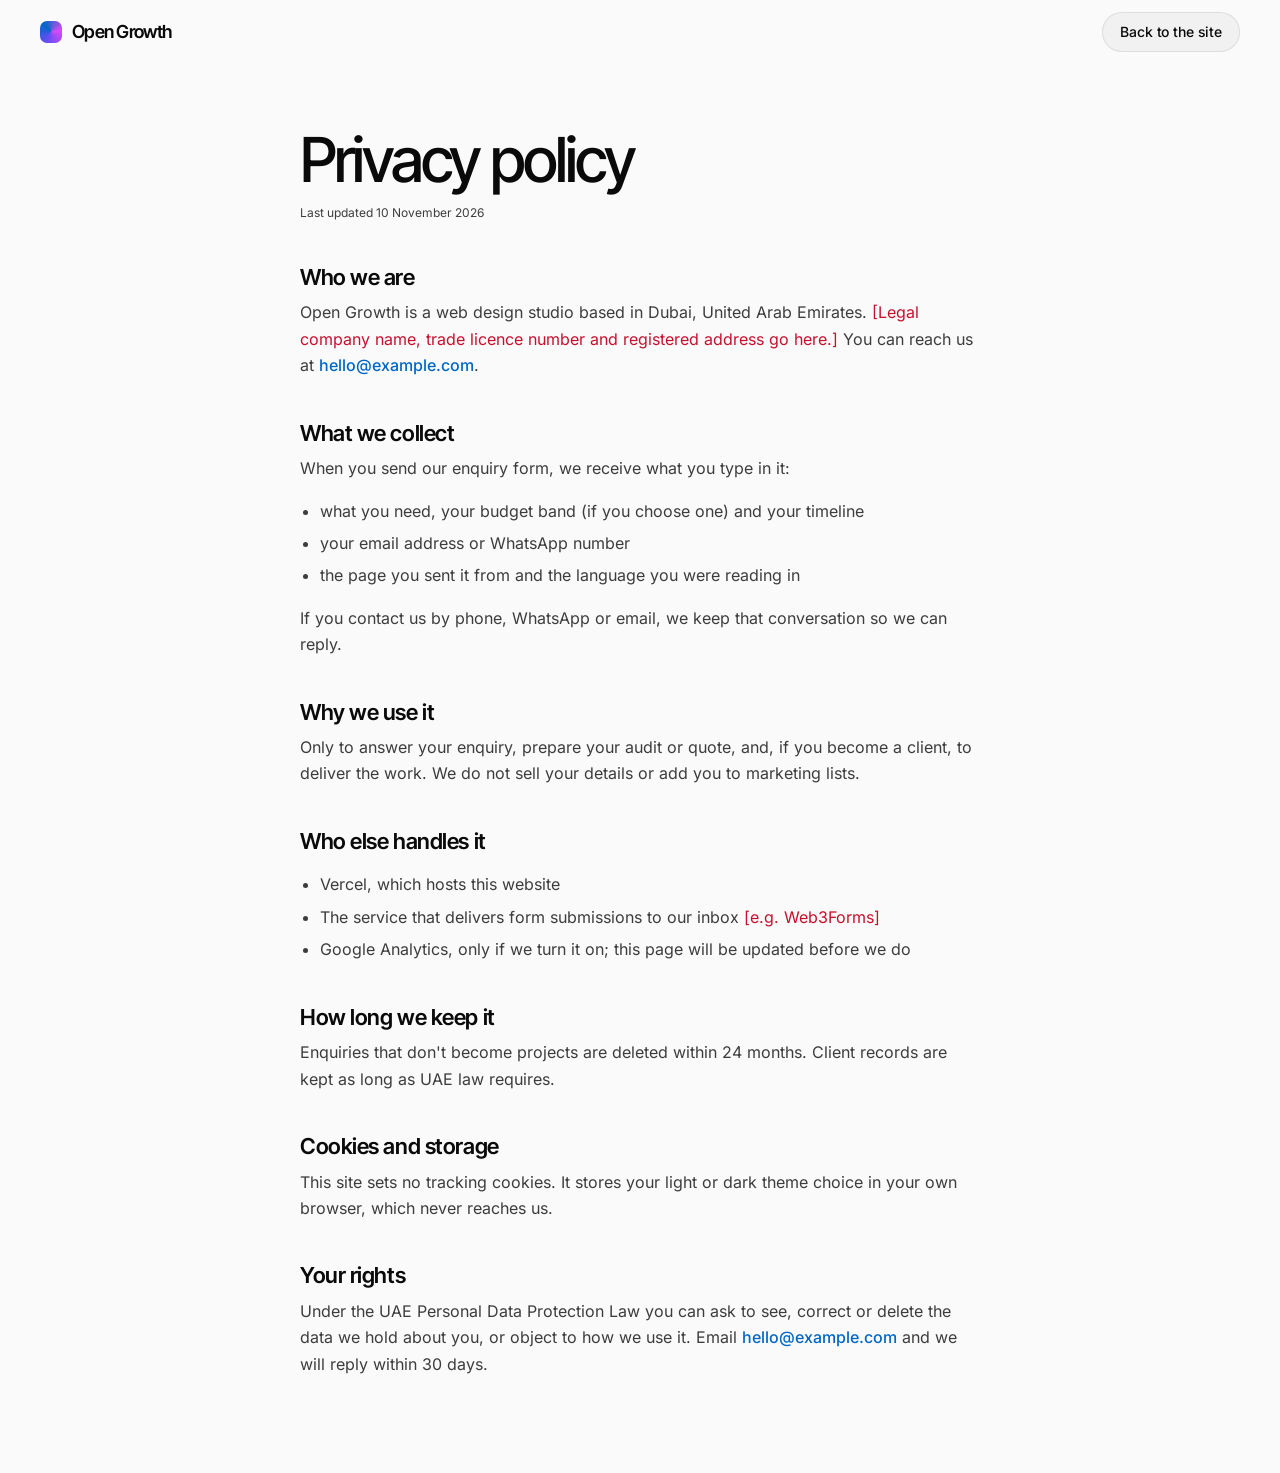
<file: privacy/index.html>
<!doctype html>
<html lang="en" dir="ltr">
<head>
  <meta charset="utf-8">
  <meta name="viewport" content="width=device-width, initial-scale=1">
  <title>Privacy Policy | Open Growth</title>
  <meta name="description" content="How Open Growth collects, uses and protects the details you send through our website enquiry form.">
  <link rel="canonical" href="https://open-growth-site-psi.vercel.app/privacy/">
  <meta name="theme-color" content="#090909">
  <meta name="color-scheme" content="dark light">
  <script>try{var t=localStorage.getItem("theme");if(t)document.documentElement.setAttribute("data-theme",t)}catch(e){}</script>
  <link rel="preload" href="/fonts/inter-latin.woff2" as="font" type="font/woff2" crossorigin>
  <link rel="icon" href="/favicon.svg" type="image/svg+xml">
  <link rel="stylesheet" href="/styles.css">
  <style>
    .legal { max-width: 68ch; padding-block: 64px 96px; }
    .legal h1 { margin-bottom: 12px; }
    .legal h2 { font: 600 22px/1.3 var(--font-display); letter-spacing: -0.02em; margin: 40px 0 8px; }
    .legal p, .legal li { color: var(--ink-2); line-height: 1.65; }
    .legal ul { padding-inline-start: 20px; display: grid; gap: 6px; }
    .legal .todo { color: var(--danger); }
  </style>
</head>
<body>
  <header class="nav">
    <div class="wrap nav__inner">
      <a href="/" class="logo" aria-label="Open Growth home"><span class="logo__mark" aria-hidden="true"></span><span>Open Growth</span></a>
      <a class="btn btn--secondary btn--sm" href="/">Back to the site</a>
    </div>
  </header>

  <main class="wrap legal">
    <h1 class="display-lg">Privacy policy</h1>
    <p class="micro muted">Last updated 10 November 2026</p>

    <h2>Who we are</h2>
    <p>Open Growth is a web design studio based in Dubai, United Arab Emirates. <span class="todo">[Legal company name, trade licence number and registered address go here.]</span> You can reach us at <a class="link" href="mailto:hello@example.com">hello@example.com</a>.</p>

    <h2>What we collect</h2>
    <p>When you send our enquiry form, we receive what you type in it:</p>
    <ul>
      <li>what you need, your budget band (if you choose one) and your timeline</li>
      <li>your email address or WhatsApp number</li>
      <li>the page you sent it from and the language you were reading in</li>
    </ul>
    <p>If you contact us by phone, WhatsApp or email, we keep that conversation so we can reply.</p>

    <h2>Why we use it</h2>
    <p>Only to answer your enquiry, prepare your audit or quote, and, if you become a client, to deliver the work. We do not sell your details or add you to marketing lists.</p>

    <h2>Who else handles it</h2>
    <ul>
      <li>Vercel, which hosts this website</li>
      <li>The service that delivers form submissions to our inbox <span class="todo">[e.g. Web3Forms]</span></li>
      <li>Google Analytics, only if we turn it on; this page will be updated before we do</li>
    </ul>

    <h2>How long we keep it</h2>
    <p>Enquiries that don't become projects are deleted within 24 months. Client records are kept as long as UAE law requires.</p>

    <h2>Cookies and storage</h2>
    <p>This site sets no tracking cookies. It stores your light or dark theme choice in your own browser, which never reaches us.</p>

    <h2>Your rights</h2>
    <p>Under the UAE Personal Data Protection Law you can ask to see, correct or delete the data we hold about you, or object to how we use it. Email <a class="link" href="mailto:hello@example.com">hello@example.com</a> and we will reply within 30 days.</p>
  </main>
</body>
</html>
</file>
<file: styles.css>
/* =========================================================
   Open Growth — design tokens (Framer-inspired)
   Near-black canvas, white pill CTAs, one sky-blue accent,
   tight display type, gradient spotlight cards.
   ========================================================= */
@font-face { font-family: "Inter"; font-style: normal; font-weight: 100 900; font-display: swap; src: url("/fonts/inter-latin.woff2") format("woff2"); unicode-range: U+0000-00FF, U+0131, U+0152-0153, U+02BB-02BC, U+02C6, U+02DA, U+02DC, U+0304, U+0308, U+0329, U+2000-206F, U+20AC, U+2122, U+2191, U+2193, U+2212, U+2215, U+FEFF, U+FFFD; }
@font-face { font-family: "Inter Tight"; font-style: normal; font-weight: 100 900; font-display: swap; src: url("/fonts/inter-tight-latin.woff2") format("woff2"); unicode-range: U+0000-00FF, U+0131, U+0152-0153, U+02BB-02BC, U+02C6, U+02DA, U+02DC, U+0304, U+0308, U+0329, U+2000-206F, U+20AC, U+2122, U+2191, U+2193, U+2212, U+2215, U+FEFF, U+FFFD; }

:root {
  /* Dark is the default (Framer). Light values below, via OS setting or the theme button. */
  --canvas: #090909;
  --surface-1: #141414;
  --surface-2: #1c1c1c;
  --hairline: #262626;
  --hairline-soft: #1a1a1a;
  --ink: #ffffff;
  --ink-2: #cfcfcf;
  --muted: #999999;
  --accent: #0099ff;
  --on-accent: #00111f;
  --success: #22c55e;
  --danger: #ff6b81;
  --nav-bg: rgba(9, 9, 9, .72);
  --logo: #6e6e6e;
  --chip-hover: #444444;
  --ring: rgba(255, 255, 255, .12);
  --shadow: rgba(0, 0, 0, .8);
  --g-magenta: #d44df0;
  --g-violet: #6a4cf5;
  --g-orange: #ff7a3d;
  --g-coral: #ff5577;
  color-scheme: dark;

  --font-display: "Inter Tight", "Inter", system-ui, sans-serif;
  --font-body: "Inter", system-ui, -apple-system, "Segoe UI", sans-serif;
  --font-ar: "IBM Plex Sans Arabic", "Segoe UI", Tahoma, sans-serif;

  --r-sm: 6px; --r-md: 10px; --r-lg: 15px; --r-xl: 20px; --r-xxl: 30px; --r-pill: 100px;
  --section: 96px;
  --gutter: 16px;
  --ease: cubic-bezier(.22, 1, .36, 1);
}
@media (prefers-color-scheme: light) {
  :root:not([data-theme="dark"]) {
    --canvas: #fafafa; --surface-1: #f1f1f1; --surface-2: #e9e9e9; --hairline: #dedede; --hairline-soft: #ebebeb;
    --ink: #0a0a0a; --ink-2: #3d3d3d; --muted: #5e5e5e; --accent: #0067c7; --on-accent: #ffffff; --success: #166534; --danger: #c8102e;
    --nav-bg: rgba(250, 250, 250, .78); --logo: #8a8a8a; --chip-hover: #bdbdbd;
    --ring: rgba(0, 0, 0, .1); --shadow: rgba(0, 0, 0, .18);
    color-scheme: light;
  }
}
:root[data-theme="light"] {
  --canvas: #fafafa; --surface-1: #f1f1f1; --surface-2: #e9e9e9; --hairline: #dedede; --hairline-soft: #ebebeb;
  --ink: #0a0a0a; --ink-2: #3d3d3d; --muted: #5e5e5e; --accent: #0067c7; --on-accent: #ffffff; --success: #166534; --danger: #c8102e;
  --nav-bg: rgba(250, 250, 250, .78); --logo: #8a8a8a; --chip-hover: #bdbdbd;
  --ring: rgba(0, 0, 0, .1); --shadow: rgba(0, 0, 0, .18);
  color-scheme: light;
}

*, *::before, *::after { box-sizing: border-box; }
html { scroll-behavior: smooth; scroll-padding-top: 80px; -webkit-text-size-adjust: 100%; }
body {
  margin: 0;
  background: var(--canvas);
  color: var(--ink);
  font: 400 16px/1.5 var(--font-body);
  letter-spacing: 0;
  font-feature-settings: "cv01", "cv05", "cv09", "ss03";
  -webkit-font-smoothing: antialiased;
  overflow-x: hidden;
}
img, svg { display: block; max-width: 100%; }
a { color: inherit; text-decoration: none; }
a, button, label, summary, select, input { touch-action: manipulation; -webkit-tap-highlight-color: transparent; }
::selection { background: var(--accent); color: var(--on-accent); }
:focus-visible { outline: 2px solid var(--accent); outline-offset: 3px; border-radius: 6px; }

.wrap { width: min(1200px, 100% - var(--gutter) * 2); margin-inline: auto; }
.skip { position: absolute; inset-inline-start: -999px; top: 8px; background: var(--ink); color: var(--canvas); padding: 8px 14px; border-radius: var(--r-pill); z-index: 100; }
.skip:focus { inset-inline-start: 8px; }

/* ---------- Type scale ---------- */
.display-xxl, .display-xl, .display-lg, .display-md {
  font-family: var(--font-display);
  font-weight: 500;
  margin: 0;
  text-wrap: balance;
}
.display-xxl { font-size: clamp(48px, 9.2vw, 110px); line-height: .9; letter-spacing: -0.05em; }
.display-xl  { font-size: clamp(40px, 7vw, 85px);   line-height: .95; letter-spacing: -0.05em; }
.display-lg  { font-size: clamp(34px, 5.2vw, 62px); line-height: 1;   letter-spacing: -0.05em; }
.display-md  { font-size: clamp(28px, 3.2vw, 40px); line-height: 1.1; letter-spacing: -0.035em; }
.headline { font: 700 20px/1.2 var(--font-body); letter-spacing: -0.035em; margin: 0; }
.subhead  { font-size: clamp(18px, 2vw, 22px); line-height: 1.35; color: var(--ink-2); margin: 0; max-width: 44ch; }
.body-lg  { font-size: 18px; line-height: 1.35; margin: 0; }
.micro    { font-size: 12px; line-height: 1.3; }
.muted    { color: var(--muted); }
p { margin: 0; }

.eyebrow {
  display: inline-flex; align-items: center; gap: 8px;
  font-size: 13px; font-weight: 500; color: var(--muted);
  margin: 0 0 20px;
}
.eyebrow--light { color: rgba(255,255,255,.75); }
.dot { width: 7px; height: 7px; border-radius: 50%; background: var(--success); box-shadow: 0 0 0 4px rgba(34,197,94,.15); animation: pulse 2.4s infinite; }
@keyframes pulse { 50% { box-shadow: 0 0 0 7px rgba(34,197,94,0); } }

/* ---------- Buttons ---------- */
.btn {
  display: inline-flex; align-items: center; justify-content: center; gap: 8px;
  min-height: 44px; padding: 0 22px;
  border-radius: var(--r-pill); border: 0;
  font: 500 14px/1 var(--font-body); letter-spacing: -0.01em;
  cursor: pointer; white-space: nowrap;
  transition: transform .25s var(--ease), background .2s, box-shadow .25s;
}
.btn:active { transform: scale(.97); }
.btn--primary { background: var(--ink); color: var(--canvas); }
.btn--primary:hover { box-shadow: 0 0 0 4px var(--ring); transform: translateY(-1px); }
.btn--secondary { background: var(--surface-1); color: var(--ink); box-shadow: inset 0 0 0 1px var(--hairline); }
.btn--secondary:hover { background: var(--surface-2); }
.btn--sm { min-height: 40px; padding: 0 18px; }
.btn--block { width: 100%; }
.link { color: var(--accent); font-weight: 500; }
.link:hover { text-decoration: underline; text-underline-offset: 3px; }

/* ---------- Nav ---------- */
.nav {
  position: sticky; top: 0; z-index: 50;
  background: var(--nav-bg);
  backdrop-filter: saturate(160%) blur(16px);
  -webkit-backdrop-filter: saturate(160%) blur(16px);
  border-bottom: 1px solid transparent;
  transition: border-color .3s;
}
.nav.is-scrolled { border-color: var(--hairline-soft); }
.nav__inner { display: flex; align-items: center; justify-content: space-between; height: 64px; gap: 16px; }
.logo { white-space: nowrap; display: inline-flex; align-items: center; gap: 10px; font: 600 18px/1 var(--font-display); letter-spacing: -0.04em; }
.logo__mark {
  width: 22px; height: 22px; border-radius: 7px;
  background: conic-gradient(from 200deg, var(--g-violet), var(--accent), var(--g-magenta), var(--g-violet));
}
.nav__links { display: flex; gap: 4px; }
.nav__links a { padding: 8px 12px; border-radius: var(--r-pill); color: var(--muted); font-weight: 500; font-size: 14px; transition: color .2s, background .2s; }
.nav__links a:hover, .nav__links a[aria-current] { color: var(--ink); background: var(--surface-1); }
.nav__actions { display: flex; align-items: center; gap: 10px; }
.nav__phone { font-size: 14px; color: var(--muted); font-weight: 500; }
.nav__phone:hover { color: var(--ink); }
.lang {
  display: inline-flex; align-items: center;
  min-height: 40px; padding: 0 14px; border-radius: var(--r-pill);
  background: transparent; color: var(--ink); border: 1px solid var(--hairline);
  font: 500 14px/1 var(--font-ar); cursor: pointer;
}
.lang:hover { background: var(--surface-1); }
.theme-btn { width: 40px; height: 40px; border-radius: 50%; display: grid; place-items: center; background: transparent; color: var(--ink); border: 1px solid var(--hairline); cursor: pointer; transition: background .2s; }
.theme-btn:hover { background: var(--surface-1); }
.theme-btn .i-moon, .theme-btn.is-light .i-sun { display: none; }
.theme-btn.is-light .i-moon { display: block; }
body { transition: background-color .3s, color .3s; }
.burger { display: none; width: 44px; height: 44px; border-radius: 50%; background: var(--surface-1); border: 1px solid var(--hairline); cursor: pointer; position: relative; }
.burger span { position: absolute; inset-inline-start: 14px; width: 16px; height: 1.5px; background: var(--ink); transition: transform .3s var(--ease); }
.burger span:first-child { top: 18px; } .burger span:last-child { top: 24px; }
.burger[aria-expanded="true"] span:first-child { transform: translateY(3px) rotate(45deg); }
.burger[aria-expanded="true"] span:last-child { transform: translateY(-3px) rotate(-45deg); }
.mobile-menu { border-top: 1px solid var(--hairline-soft); padding: 8px var(--gutter) 20px; }
.mobile-menu .btn { margin: 12px 0 8px; }
.mobile-menu a:not(.btn) { display: block; padding: 14px 0; font: 500 22px/1.2 var(--font-display); letter-spacing: -0.03em; border-bottom: 1px solid var(--hairline-soft); }

/* ---------- Hero ---------- */
.hero { position: relative; padding: 72px 0 0; overflow: hidden; }
.hero__glow {
  position: absolute; inset: -20% -10% auto; height: 720px; pointer-events: none;
  background:
    radial-gradient(40% 50% at 70% 30%, rgba(0,153,255,.22), transparent 70%),
    radial-gradient(35% 45% at 85% 10%, rgba(106,76,245,.25), transparent 70%);
  filter: blur(20px);
}
.hero .wrap { position: relative; }
.hero h1 { max-width: 15ch; margin-bottom: 40px; }
.hero__row { display: grid; grid-template-columns: 1.05fr 1fr; gap: 48px; align-items: start; }
.hero__copy { display: grid; gap: 28px; }
.hero__ctas { display: flex; flex-wrap: wrap; gap: 10px; }

.badges { list-style: none; margin: 0; padding: 0; display: flex; flex-wrap: wrap; gap: 8px; }
.badge {
  display: inline-flex; align-items: center; gap: 8px;
  padding: 8px 14px; border-radius: var(--r-pill);
  background: var(--surface-1); box-shadow: inset 0 0 0 1px var(--hairline);
  font-size: 13px; font-weight: 500;
}
.badge__score { font-weight: 700; }
.stars { color: #ffc93d; letter-spacing: 1px; font-size: 11px; }
.badge__label { color: var(--muted); }
.badge--partner { color: var(--muted); }

/* Mockup tile */
.mock {
  background: var(--surface-1); border-radius: var(--r-xl);
  box-shadow: inset 0 0 0 1px var(--hairline), 0 30px 80px -20px rgba(0,153,255,.25), 0 1px 0 rgba(255,255,255,.06) inset;
  overflow: hidden;
  transform: perspective(1200px) rotateY(-6deg) rotateX(3deg);
  transition: transform .8s var(--ease);
}
.mock:hover { transform: perspective(1200px) rotateY(0) rotateX(0); }
.mock__bar { display: flex; align-items: center; gap: 6px; padding: 12px 16px; border-bottom: 1px solid var(--hairline); font-size: 12px; color: var(--muted); }
.mock__bar i { width: 9px; height: 9px; border-radius: 50%; background: var(--hairline); }
.mock__bar span { margin-inline-start: 10px; }
.mock__body { padding: 24px; }
.mock__label { font-size: 13px; color: var(--muted); }
.mock__value { font: 500 64px/1 var(--font-display); letter-spacing: -0.05em; margin-top: 10px; }
.mock__delta { color: var(--success); font-size: 13px; font-weight: 500; margin-top: 6px; }
.mock__chart { width: 100%; height: 120px; margin: 18px 0; }
.mock__line { stroke-dasharray: 420; stroke-dashoffset: 420; animation: draw 2.2s .4s var(--ease) forwards; }
.mock__area { opacity: 0; animation: fade 1.2s 1.4s forwards; }
@keyframes draw { to { stroke-dashoffset: 0; } }
@keyframes fade { to { opacity: 1; } }
.mock__kpis { display: grid; grid-template-columns: repeat(3, 1fr); gap: 8px; }
.mock__kpis div { background: var(--surface-2); border-radius: var(--r-md); padding: 12px; display: grid; gap: 4px; }
.mock__kpis b { font: 600 16px/1 var(--font-display); letter-spacing: -0.03em; }
.mock__kpis span { font-size: 12px; color: var(--muted); }

.stats {
  display: grid; grid-template-columns: repeat(4, 1fr);
  margin: 72px 0 0; border-top: 1px solid var(--hairline-soft);
}
.stats div { padding: 28px 0; display: flex; flex-direction: column-reverse; gap: 6px; border-inline-end: 1px solid var(--hairline-soft); padding-inline: 0 20px; }
.stats div:not(:first-child) { padding-inline-start: 24px; }
.stats div:last-child { border: 0; }
.stats dt { color: var(--muted); font-size: 14px; }
.stats dd { margin: 0; font: 500 clamp(40px, 5vw, 62px)/1 var(--font-display); letter-spacing: -0.05em; }

/* Logo marquee */
.logos {
  border-block: 1px solid var(--hairline-soft); padding: 26px 0; overflow: hidden;
  mask-image: linear-gradient(90deg, transparent, #000 12%, #000 88%, transparent);
  -webkit-mask-image: linear-gradient(90deg, transparent, #000 12%, #000 88%, transparent);
}
.logos__track { display: flex; gap: 64px; width: max-content; animation: marquee 38s linear infinite; }
.logos__track span { font: 600 22px/1 var(--font-display); letter-spacing: -0.04em; color: var(--logo); white-space: nowrap; transition: color .2s; }
.logos__track span:hover { color: var(--ink); }
.logos:hover .logos__track { animation-play-state: paused; }
@keyframes marquee { to { transform: translateX(-50%); } }
[dir="rtl"] .logos__track { animation-name: marquee-rtl; }
@keyframes marquee-rtl { to { transform: translateX(50%); } }

/* ---------- Sections ---------- */
.section { padding: var(--section) 0; }
.section--tight { padding: 48px 0; }
.section__head { margin-bottom: 48px; display: grid; gap: 16px; max-width: 760px; }
.section__head .eyebrow { margin: 0; }

/* Case studies */
.cases { display: grid; grid-template-columns: repeat(3, 1fr); gap: 12px; }
.case {
  background: var(--surface-1); border-radius: var(--r-xl); padding: 28px;
  box-shadow: inset 0 0 0 1px var(--hairline-soft);
  display: flex; flex-direction: column; gap: 10px; min-height: 300px;
  transition: transform .4s var(--ease), box-shadow .3s;
}
.case:hover { transform: translateY(-4px); box-shadow: inset 0 0 0 1px var(--hairline), 0 20px 50px -20px var(--shadow); }
.case--wide {
  grid-column: span 3; min-height: 360px;
  background:
    radial-gradient(60% 90% at 100% 0%, rgba(255,122,61,.55), transparent 60%),
    radial-gradient(50% 80% at 80% 100%, rgba(255,85,119,.45), transparent 60%),
    var(--surface-1);
}
.case__metric { font: 500 clamp(56px, 8vw, 110px)/.9 var(--font-display); letter-spacing: -0.05em; }
.case:not(.case--wide) .case__metric { font-size: 62px; color: var(--ink); }
.case__metric-label { font-size: 15px; color: var(--ink-2); }
.case__meta { display: flex; flex-wrap: wrap; gap: 8px; margin-top: auto; padding-top: 20px; font-size: 13px; }
.case__client { margin: 0; font-size: 13px; font-weight: 700; }
.case__meta span:last-child { color: var(--muted); }
.case p { color: var(--muted); max-width: 56ch; }
.case--wide p { color: var(--ink-2); }

/* Squeeze carousel: one open panel, the rest squeezed into slats (port of 21st.dev carousel-squeeze) */
.sq {
  container-type: inline-size;
  --sq-h: clamp(120px, 30cqi, 340px);
  --sq-gap: 16px; --sq-slat: 8px; --sq-slat-gap: 8px; --sq-slats: 3;
  --sq-radius: 6px; --sq-ms: 1000ms; --sq-ease: cubic-bezier(.16, 1, .3, 1);
  --sq-hero: calc(var(--sq-h) * 16 / 9);
  --sq-room: calc(100cqi - var(--sq-hero) - var(--sq-slats) * var(--sq-slat-gap) - 3 * var(--sq-gap) - var(--sq-slats) * var(--sq-slat));
}
.sq__controls { display: flex; justify-content: flex-end; gap: 8px; margin-bottom: 16px; direction: ltr; }
.sq__arrow { width: 36px; height: 36px; display: grid; place-items: center; border: 0; border-radius: 6px; background: var(--ink); color: var(--canvas); cursor: pointer; transition: opacity .2s; }
.sq__arrow:hover { opacity: .85; }
.sq__viewport { height: var(--sq-h); overflow: hidden; }
.sq__strip { display: flex; height: 100%; width: max-content; direction: ltr; outline: none; transition: transform var(--sq-ms) var(--sq-ease); }
.sq__card {
  position: relative; isolation: isolate; flex: none; height: 100%; padding: 0; border: 0; overflow: hidden;
  background: var(--surface-2); cursor: pointer;
  transition: width var(--sq-ms) var(--sq-ease), margin-left var(--sq-ms) var(--sq-ease);
}
.sq__card:focus-visible { outline: none; box-shadow: inset 0 0 0 2px var(--accent); }
.sq.is-still .sq__strip, .sq.is-still .sq__card { transition: none !important; }
.sq__pic { position: absolute; top: 0; bottom: 0; left: 50%; transform: translateX(-50%); width: var(--sq-hero); min-width: 100%; height: 100%; max-width: none; object-fit: cover; }
.sq__mark {
  position: absolute; inset: auto 0 0; z-index: 2; display: flex; align-items: flex-end;
  padding: 64px 20px 16px; font: 500 14px/1 var(--font-body); letter-spacing: -0.01em; color: #fff; text-align: start;
  background-image: linear-gradient(to top, rgb(0 0 0 / .55), transparent);
  opacity: 0; pointer-events: none; transition: opacity var(--sq-ms) var(--sq-ease);
}
.sq__card[aria-selected="true"] .sq__mark { opacity: 1; }
.sq__panel { display: grid; margin-top: 24px; }
.sq__note { margin-top: 20px; }
.sq__copy {
  grid-area: 1 / 1; display: flex; flex-direction: column; gap: 16px;
  opacity: 0; visibility: hidden; pointer-events: none;
  transition: opacity var(--sq-ms) var(--sq-ease), visibility var(--sq-ms);
}
.sq__copy.is-shown { opacity: 1; visibility: visible; pointer-events: auto; }
.sq__copy p { max-width: 40rem; font-size: 15px; line-height: 1.6; text-wrap: balance; }
.sq__title { color: var(--ink); }
.sq__desc { color: var(--muted); }
.sq__action {
  display: inline-flex; flex: none; align-self: flex-start; align-items: center; gap: 8px;
  padding: 10px 16px; border-radius: 6px; background: var(--ink); color: var(--canvas);
  font: 500 14px/1 var(--font-body); transition: opacity .2s;
}
.sq__action:hover { opacity: .85; }
.sq__action svg { transition: transform .2s; }
.sq__action:hover svg { transform: translateX(2px); }
[dir="rtl"] .sq__action svg { transform: scaleX(-1); }
[dir="rtl"] .sq__action:hover svg { transform: scaleX(-1) translateX(2px); }
@container (min-width: 32rem) { .sq__copy p { font-size: 17px; } }
@container (min-width: 36rem) { .sq__copy { flex-direction: row; align-items: flex-start; justify-content: space-between; gap: 40px; } }
@media (max-width: 809px) { .sq { --sq-gap: 8px; --sq-slat: 6px; --sq-slat-gap: 6px; } }

/* Service cards */
.grid4 { display: grid; grid-template-columns: repeat(4, 1fr); gap: 12px; }
.card {
  background: var(--surface-1); border-radius: var(--r-xl); padding: 28px 24px;
  box-shadow: inset 0 0 0 1px var(--hairline-soft);
  display: grid; align-content: start; gap: 14px; min-height: 260px;
  transition: background .3s;
}
.card:hover { background: var(--surface-2); }
.card p { color: var(--muted); }
.card__num { font: 500 13px/1 var(--font-body); color: var(--accent); margin-bottom: 16px; }

/* Spotlight card */
.spotlight {
  border-radius: var(--r-xxl); padding: clamp(28px, 5vw, 64px);
  display: grid; grid-template-columns: 1.2fr 1fr; gap: 40px; align-items: center;
  position: relative; overflow: hidden;
}
.spotlight--violet {
  background:
    radial-gradient(70% 90% at 0% 0%, var(--g-violet), transparent 65%),
    radial-gradient(60% 80% at 100% 100%, var(--g-magenta), transparent 60%),
    radial-gradient(40% 60% at 70% 10%, rgba(0,153,255,.7), transparent 70%),
    #1c1c1c;
}
.spotlight__copy { display: grid; gap: 20px; justify-items: start; }
.spotlight__copy .eyebrow { margin: 0; }
.spotlight__copy .body-lg { color: rgba(255,255,255,.85); max-width: 44ch; }
.checks { list-style: none; margin: 0; padding: 0; display: grid; gap: 10px; }
.checks li {
  background: rgba(9,9,9,.35); backdrop-filter: blur(8px); -webkit-backdrop-filter: blur(8px);
  border-radius: var(--r-lg); padding: 14px 16px; font-weight: 500;
  display: flex; gap: 12px; align-items: center;
}
.checks li::before { content: "✓"; display: grid; place-items: center; flex: none; width: 22px; height: 22px; border-radius: 50%; background: var(--ink); color: var(--canvas); font-size: 12px; font-weight: 700; }

/* The spotlight is its own lit world: white type on the gradient in both themes */
.spotlight { color: #fff; }
.spotlight .btn--primary { background: #fff; color: #090909; }
.checks li { color: #fff; }
.checks li::before { content: ""; background: #fff url("data:image/svg+xml,%3Csvg xmlns='http://www.w3.org/2000/svg' viewBox='0 0 24 24' fill='none' stroke='%23090909' stroke-width='3.2' stroke-linecap='round' stroke-linejoin='round'%3E%3Cpath d='M5 12.5l4.5 4.5L19 7.5'/%3E%3C/svg%3E") center / 12px no-repeat; }

/* Process */
.steps { list-style: none; margin: 0; padding: 0; display: grid; grid-template-columns: repeat(4, 1fr); gap: 12px; counter-reset: s; }
.step { position: relative; padding: 24px; border-radius: var(--r-xl); background: var(--surface-1); display: grid; gap: 12px; align-content: start; }
.step__n { width: 36px; height: 36px; border-radius: 50%; display: grid; place-items: center; background: var(--surface-2); box-shadow: inset 0 0 0 1px var(--hairline); font-weight: 600; margin-bottom: 20px; }
.step p { color: var(--muted); }
.step__t { font-size: 12px; color: var(--accent); font-weight: 500; margin-top: 8px; }
.inline-cta {
  margin-top: 24px; padding: 16px 16px 16px 24px; border-radius: var(--r-pill);
  border: 1px solid var(--hairline); display: flex; align-items: center; justify-content: space-between; gap: 16px;
}
[dir="rtl"] .inline-cta { padding: 16px 24px 16px 16px; }

/* Pricing */
.plans { display: grid; grid-template-columns: repeat(3, 1fr); gap: 12px; align-items: stretch; }
.plan {
  position: relative; padding: 32px 28px; border-radius: var(--r-xl);
  background: var(--surface-1); box-shadow: inset 0 0 0 1px var(--hairline-soft);
  display: flex; flex-direction: column; gap: 14px;
}
.plan--featured { background: var(--surface-2); box-shadow: inset 0 0 0 1px var(--accent), 0 0 0 4px rgba(0,153,255,.12); }
.plan__tag { position: absolute; top: 20px; inset-inline-end: 20px; font-size: 12px; font-weight: 500; padding: 6px 10px; border-radius: var(--r-pill); background: var(--accent); color: #fff; }
.plan__price { font: 500 44px/1 var(--font-display); letter-spacing: -0.04em; margin: 12px 0 4px; }
.plan__price small { font: 400 14px var(--font-body); color: var(--muted); letter-spacing: 0; margin-inline-end: 4px; }
.ticks { list-style: none; margin: 0 0 12px; padding: 16px 0 0; border-top: 1px solid var(--hairline); display: grid; gap: 10px; flex: 1; }
.ticks li { display: flex; gap: 10px; font-size: 14px; font-weight: 500; }
.ticks li::before { content: ""; flex: none; width: 16px; height: 16px; margin-top: 2px; background: var(--success);
  -webkit-mask: url("data:image/svg+xml,%3Csvg xmlns='http://www.w3.org/2000/svg' viewBox='0 0 24 24' fill='none' stroke='%23000' stroke-width='3' stroke-linecap='round' stroke-linejoin='round'%3E%3Cpath d='M5 12.5l4.5 4.5L19 7.5'/%3E%3C/svg%3E") center / contain no-repeat;
  mask: url("data:image/svg+xml,%3Csvg xmlns='http://www.w3.org/2000/svg' viewBox='0 0 24 24' fill='none' stroke='%23000' stroke-width='3' stroke-linecap='round' stroke-linejoin='round'%3E%3Cpath d='M5 12.5l4.5 4.5L19 7.5'/%3E%3C/svg%3E") center / contain no-repeat; }

/* Testimonials */
.quotes { display: grid; grid-template-columns: repeat(3, 1fr); gap: 12px; }
.quote { margin: 0; padding: 28px; border-radius: var(--r-xl); background: var(--surface-1); display: flex; flex-direction: column; gap: 24px; justify-content: space-between; }
.quote blockquote { margin: 0; font: 500 20px/1.3 var(--font-display); letter-spacing: -0.025em; }
.quote figcaption { display: grid; gap: 2px; font-size: 14px; }
.quote figcaption span { color: var(--muted); }

/* FAQ */
.faq-wrap { display: grid; grid-template-columns: 1fr 1.4fr; gap: 48px; align-items: start; }
.faq-wrap .section__head { position: sticky; top: 100px; }
.faq details { border-bottom: 1px solid var(--hairline-soft); }
.faq summary {
  list-style: none; cursor: pointer; padding: 22px 0; font: 500 18px/1.3 var(--font-body); letter-spacing: -0.02em;
  display: flex; justify-content: space-between; gap: 20px; align-items: center;
}
.faq summary::-webkit-details-marker { display: none; }
.faq summary::after { content: "+"; flex: none; width: 32px; height: 32px; border-radius: 50%; display: grid; place-items: center; background: var(--surface-1); font-size: 18px; transition: transform .3s var(--ease); }
.faq details[open] summary::after { transform: rotate(45deg); }
.faq details p { color: var(--muted); padding: 0 0 22px; max-width: 60ch; line-height: 1.5; }

/* Contact */
.contact { display: grid; grid-template-columns: 1fr 1fr; gap: 64px; align-items: start; }
.contact__copy { display: grid; gap: 20px; }
.contact__copy .eyebrow { margin: 0; }
.contact__direct { list-style: none; padding: 0; margin: 16px 0 0; display: grid; }
.contact__direct li { display: flex; justify-content: space-between; gap: 16px; padding: 16px 0; border-bottom: 1px solid var(--hairline-soft); font-weight: 500; }
.contact__direct li > span:first-child { color: var(--muted); font-weight: 400; }
.contact__direct a:hover { color: var(--accent); }

.form { background: var(--surface-1); border-radius: var(--r-xxl); padding: clamp(24px, 4vw, 40px); box-shadow: inset 0 0 0 1px var(--hairline); display: grid; gap: 20px; position: relative; }
.field { display: grid; gap: 8px; border: 0; margin: 0; padding: 0; min-width: 0; }
.field label, .field legend { font-size: 13px; font-weight: 500; color: var(--ink-2); padding: 0; margin-bottom: 0; }
.field legend { margin-bottom: 8px; }
.field select, .field input[type="text"] {
  width: 100%; min-height: 48px; padding: 0 16px; border-radius: var(--r-md);
  background: var(--canvas); color: var(--ink); border: 1px solid var(--hairline);
  font: 400 16px var(--font-body); appearance: none; -webkit-appearance: none;
  transition: border-color .2s, box-shadow .2s;
}
.field select {
  background-image: url("data:image/svg+xml,%3Csvg xmlns='http://www.w3.org/2000/svg' width='12' height='8'%3E%3Cpath d='M1 1l5 5 5-5' stroke='%23999' stroke-width='1.5' fill='none'/%3E%3C/svg%3E");
  background-repeat: no-repeat; background-position: right 16px center; padding-inline-end: 40px;
}
[dir="rtl"] .field select { background-position: left 16px center; }
.field select:focus, .field input:focus { outline: none; border-color: var(--accent); box-shadow: 0 0 0 3px rgba(0,153,255,.2); }
.field.is-invalid select, .field.is-invalid input[type="text"], .field.is-invalid .chips { border-color: var(--danger); }
.req { color: var(--danger); }
.field__error { margin: 0; font-size: 13px; font-weight: 500; color: var(--danger); }
.field__help { margin: 0; }
.form__fail { margin: 0; padding: 12px 14px; border-radius: var(--r-md); border: 1px solid var(--danger); color: var(--ink); font-size: 14px; }
.btn__spin { display: none; width: 16px; height: 16px; border: 2px solid currentColor; border-right-color: transparent; border-radius: 50%; animation: spin .7s linear infinite; }
.btn.is-loading .btn__spin { display: inline-block; }
.btn:disabled { opacity: .7; cursor: progress; }
@keyframes spin { to { transform: rotate(360deg); } }
.chips { display: flex; flex-wrap: wrap; gap: 8px; border-radius: var(--r-md); border: 1px solid transparent; }
.chip input { position: absolute; opacity: 0; pointer-events: none; }
.chip span { display: inline-flex; align-items: center; min-height: 40px; padding: 0 16px; border-radius: var(--r-pill); background: var(--canvas); border: 1px solid var(--hairline); font-size: 14px; font-weight: 500; cursor: pointer; transition: all .2s; }
.chip:hover span { border-color: var(--chip-hover); }
.chip input:checked + span { background: var(--ink); color: var(--canvas); border-color: var(--ink); }
.chip input:focus-visible + span { outline: 2px solid var(--accent); outline-offset: 2px; }
.form__ok { position: absolute; inset: 0; border-radius: inherit; background: var(--surface-1); display: grid; place-content: center; text-align: center; gap: 8px; padding: 32px; }
.form__ok[hidden] { display: none; }
.form__ok strong { font: 500 32px/1.1 var(--font-display); letter-spacing: -0.04em; }
.form__ok span { color: var(--muted); }
.form__ok .btn { justify-self: center; margin-top: 12px; }

/* Footer */
.footer { border-top: 1px solid var(--hairline-soft); padding: var(--section) 0 32px; }
.footer__cta { display: flex; align-items: flex-end; justify-content: space-between; gap: 32px; flex-wrap: wrap; padding-bottom: 64px; border-bottom: 1px solid var(--hairline-soft); }
.footer__cta h2 { max-width: 12ch; }
.footer__cols { display: grid; grid-template-columns: 1.6fr 1fr 1fr 1fr; gap: 32px; padding: 48px 0; }
.footer__cols > div { display: grid; gap: 10px; align-content: start; }
.footer__cols p { max-width: 30ch; margin-top: 8px; }
.footer__cols h3 { margin: 0 0 6px; font-size: 13px; font-weight: 500; color: var(--muted); }
.footer__addr { font-size: 14px; color: var(--muted); }
.footer__cols a:not(.logo) { font-size: 14px; color: var(--ink-2); padding-block: 4px; }
.footer__cols a:not(.logo):hover { color: var(--ink); }
.footer__base { display: flex; justify-content: space-between; gap: 16px; flex-wrap: wrap; padding-top: 24px; border-top: 1px solid var(--hairline-soft); }

/* Floating WhatsApp */
.wa-float {
  position: fixed; bottom: 20px; inset-inline-end: 20px; z-index: 60;
  width: 56px; height: 56px; border-radius: 50%; display: grid; place-items: center;
  background: #25d366; color: #fff; box-shadow: 0 10px 30px -8px rgba(37,211,102,.6);
  transition: transform .3s var(--ease);
}
.wa-float:hover { transform: scale(1.08); }

/* ---------- Motion ---------- */
/* Content stays visible if JS never runs */
.js .reveal { opacity: 0; transform: translateY(24px); transition: opacity .9s var(--ease), transform .9s var(--ease); }
.js .reveal.is-in { opacity: 1; transform: none; }

@media (prefers-reduced-motion: reduce) {
  *, *::before, *::after { animation: none !important; transition: none !important; scroll-behavior: auto !important; }
  .js .reveal { opacity: 1; transform: none; }
  .mock__line { stroke-dashoffset: 0; } .mock__area { opacity: 1; }
}

/* ---------- Arabic / RTL ---------- */
[dir="rtl"] body, [dir="rtl"] .headline, [dir="rtl"] .btn, [dir="rtl"] .field select, [dir="rtl"] .field input { font-family: var(--font-ar); }
[dir="rtl"] .display-xxl, [dir="rtl"] .display-xl, [dir="rtl"] .display-lg, [dir="rtl"] .display-md,
[dir="rtl"] .quote blockquote, [dir="rtl"] .mobile-menu a, [dir="rtl"] .form__ok strong {
  font-family: var(--font-ar); font-weight: 700; letter-spacing: 0; line-height: 1.2;
}
[dir="rtl"] body, [dir="rtl"] .headline, [dir="rtl"] .faq summary { letter-spacing: 0; }
[dir="rtl"] .mock { transform: perspective(1200px) rotateY(6deg) rotateX(3deg); }
[dir="rtl"] .mock:hover { transform: none; }
[dir="rtl"] .lang { font-family: var(--font-body); }
/* keep numbers, phones and the mock dashboard left-to-right */
.mock, .nav__phone, .contact__direct a, .stats dd, .plan__price, .case__metric { direction: ltr; unicode-bidi: isolate; }
[dir="rtl"] .stats dd, [dir="rtl"] .plan__price, [dir="rtl"] .case__metric { text-align: right; }
[dir="rtl"] .mock__body, [dir="rtl"] .mock__bar { direction: rtl; }
[dir="rtl"] .mock__value { direction: ltr; text-align: right; }

/* ---------- Responsive (Framer breakpoints) ---------- */
@media (max-width: 1199px) {
  .nav__phone { display: none; }
  .grid4, .steps { grid-template-columns: repeat(2, 1fr); }
}
@media (max-width: 960px) {
  .hero__row, .contact, .faq-wrap, .spotlight { grid-template-columns: 1fr; }
  .faq-wrap .section__head { position: static; }
  .mock, [dir="rtl"] .mock { transform: none; }
  .cases, .plans, .quotes { grid-template-columns: 1fr; }
  .case--wide { grid-column: auto; }
}
@media (max-width: 809px) {
  :root { --section: 72px; }
  .nav__links { display: none; }
  .burger { display: block; }
  .nav__actions .btn--sm { display: none; }
  .hero { padding-top: 40px; }
  .hero h1 { margin-bottom: 24px; }
  .stats { grid-template-columns: repeat(2, 1fr); margin-top: 48px; }
  .stats div, .stats div:not(:first-child) { padding: 22px 0; padding-inline: 0; border-inline-end: 0; border-bottom: 1px solid var(--hairline-soft); }
  .stats div:nth-child(odd) { padding-inline-end: 16px; border-inline-end: 1px solid var(--hairline-soft); }
  .stats div:nth-child(even) { padding-inline-start: 16px; }
  .grid4, .steps { grid-template-columns: 1fr; }
  .card { min-height: 0; } .card__num { margin-bottom: 16px; }
  .inline-cta, [dir="rtl"] .inline-cta { flex-direction: column; align-items: stretch; text-align: center; border-radius: var(--r-xl); padding: 20px; }
  .footer__cols { grid-template-columns: 1fr 1fr; }
  .footer__cols > div:first-child { grid-column: 1 / -1; }
  .hero__ctas .btn { flex: 1 1 100%; }
  .wa-float { width: 52px; height: 52px; bottom: 16px; inset-inline-end: 16px; }
}
@media (min-width: 810px) { .mobile-menu { display: none !important; } }

/* ---------- Review fixes ---------- */
.mock-wrap { margin: 0; display: grid; gap: 12px; }
.mock__caption { text-align: center; }
.badge { color: var(--ink-2); }
.opt { color: var(--muted); font-weight: 400; }
.hp { position: absolute; left: -9999px; width: 1px; height: 1px; overflow: hidden; }
.footer__base a { text-decoration: underline; text-underline-offset: 3px; }
.wa-float { transition: transform .3s var(--ease), opacity .3s; }
.wa-float.is-hidden { opacity: 0; transform: translateY(16px); pointer-events: none; }
.person { display: flex; gap: 32px; align-items: center; }
.person__photo { width: 160px; height: 160px; border-radius: 50%; object-fit: cover; flex: none; }
/* Phones: one full-width concept at a time instead of unreadable slats */
@media (max-width: 640px) {
  .sq { --sq-h: calc(100cqi * 9 / 16); }
  .sq__strip { transform: none !important; width: 100%; }
  .sq__card { display: none; margin: 0 !important; transition: none !important; }
  .sq__card[aria-selected="true"] { display: block; width: 100% !important; border-radius: var(--r-md) !important; animation: sq-fade .35s var(--ease); }
  .person { flex-direction: column; align-items: flex-start; }
}
@keyframes sq-fade { from { opacity: .3; } to { opacity: 1; } }

/* ---------- UI/UX pass (ui-ux-pro-max rules) ---------- */
/* Counters and prices don't jitter while numbers change */
.stats dd, .mock__value, .mock__kpis b, .plan__price, .case__metric { font-variant-numeric: tabular-nums; }
/* Pause controls for moving content */
.logos-wrap { position: relative; }
.motion-toggle { position: absolute; top: 50%; inset-inline-end: 16px; transform: translateY(-50%); width: 32px; height: 32px; border-radius: 50%; display: grid; place-items: center; background: var(--surface-1); color: var(--ink); border: 1px solid var(--hairline); cursor: pointer; }
.motion-toggle:hover { background: var(--surface-2); }
.i-play, [aria-pressed="true"] > .i-pause { display: none; }
[aria-pressed="true"] > .i-play { display: block; }
.logos.is-paused .logos__track { animation-play-state: paused; }
/* Touch: 44px targets on coarse pointers */
@media (pointer: coarse) {
  .theme-btn, .sq__arrow, .motion-toggle { width: 44px; height: 44px; }
  .lang, .btn--sm, .chip span { min-height: 44px; }
}
@media (prefers-reduced-motion: reduce) { .motion-toggle, .sq__play { display: none; } }
/* Keep the floating WhatsApp button off the last footer line on phones */
@media (max-width: 809px) { .footer { padding-bottom: 96px; } }
</file>
